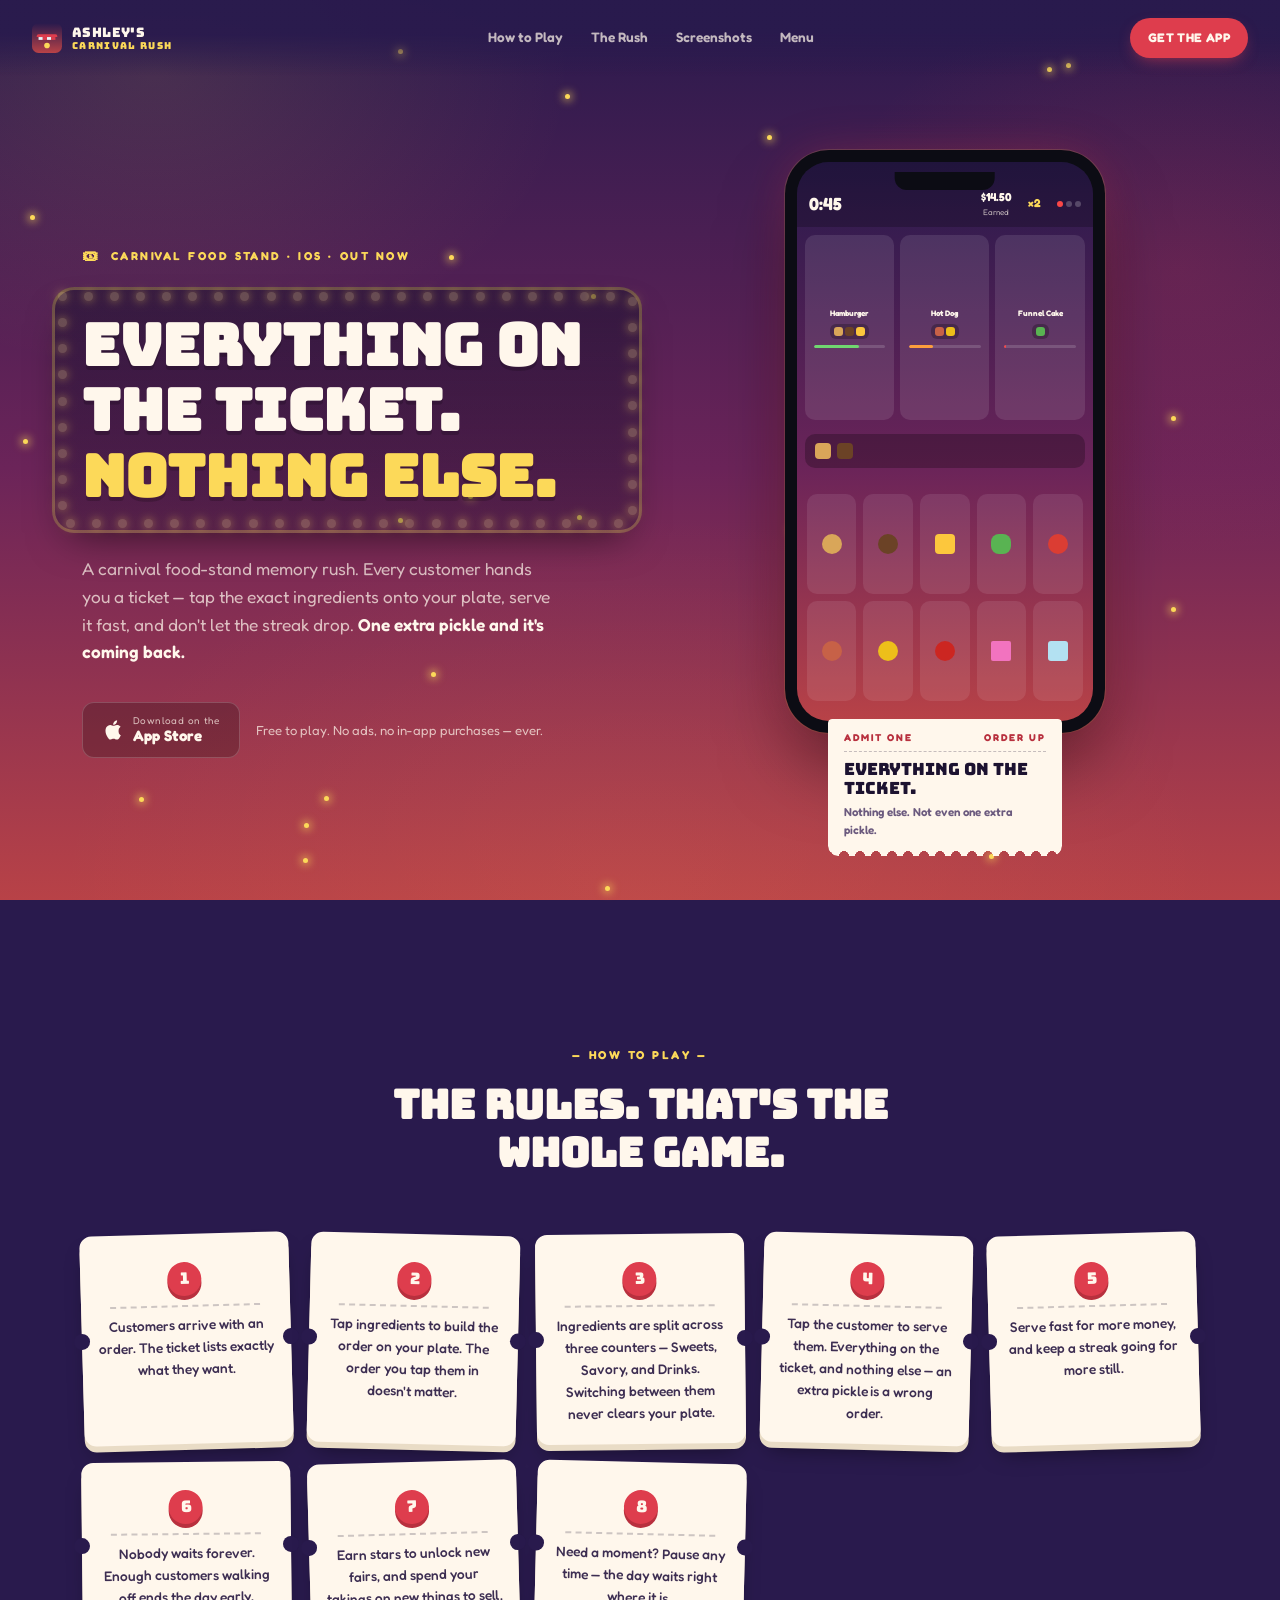
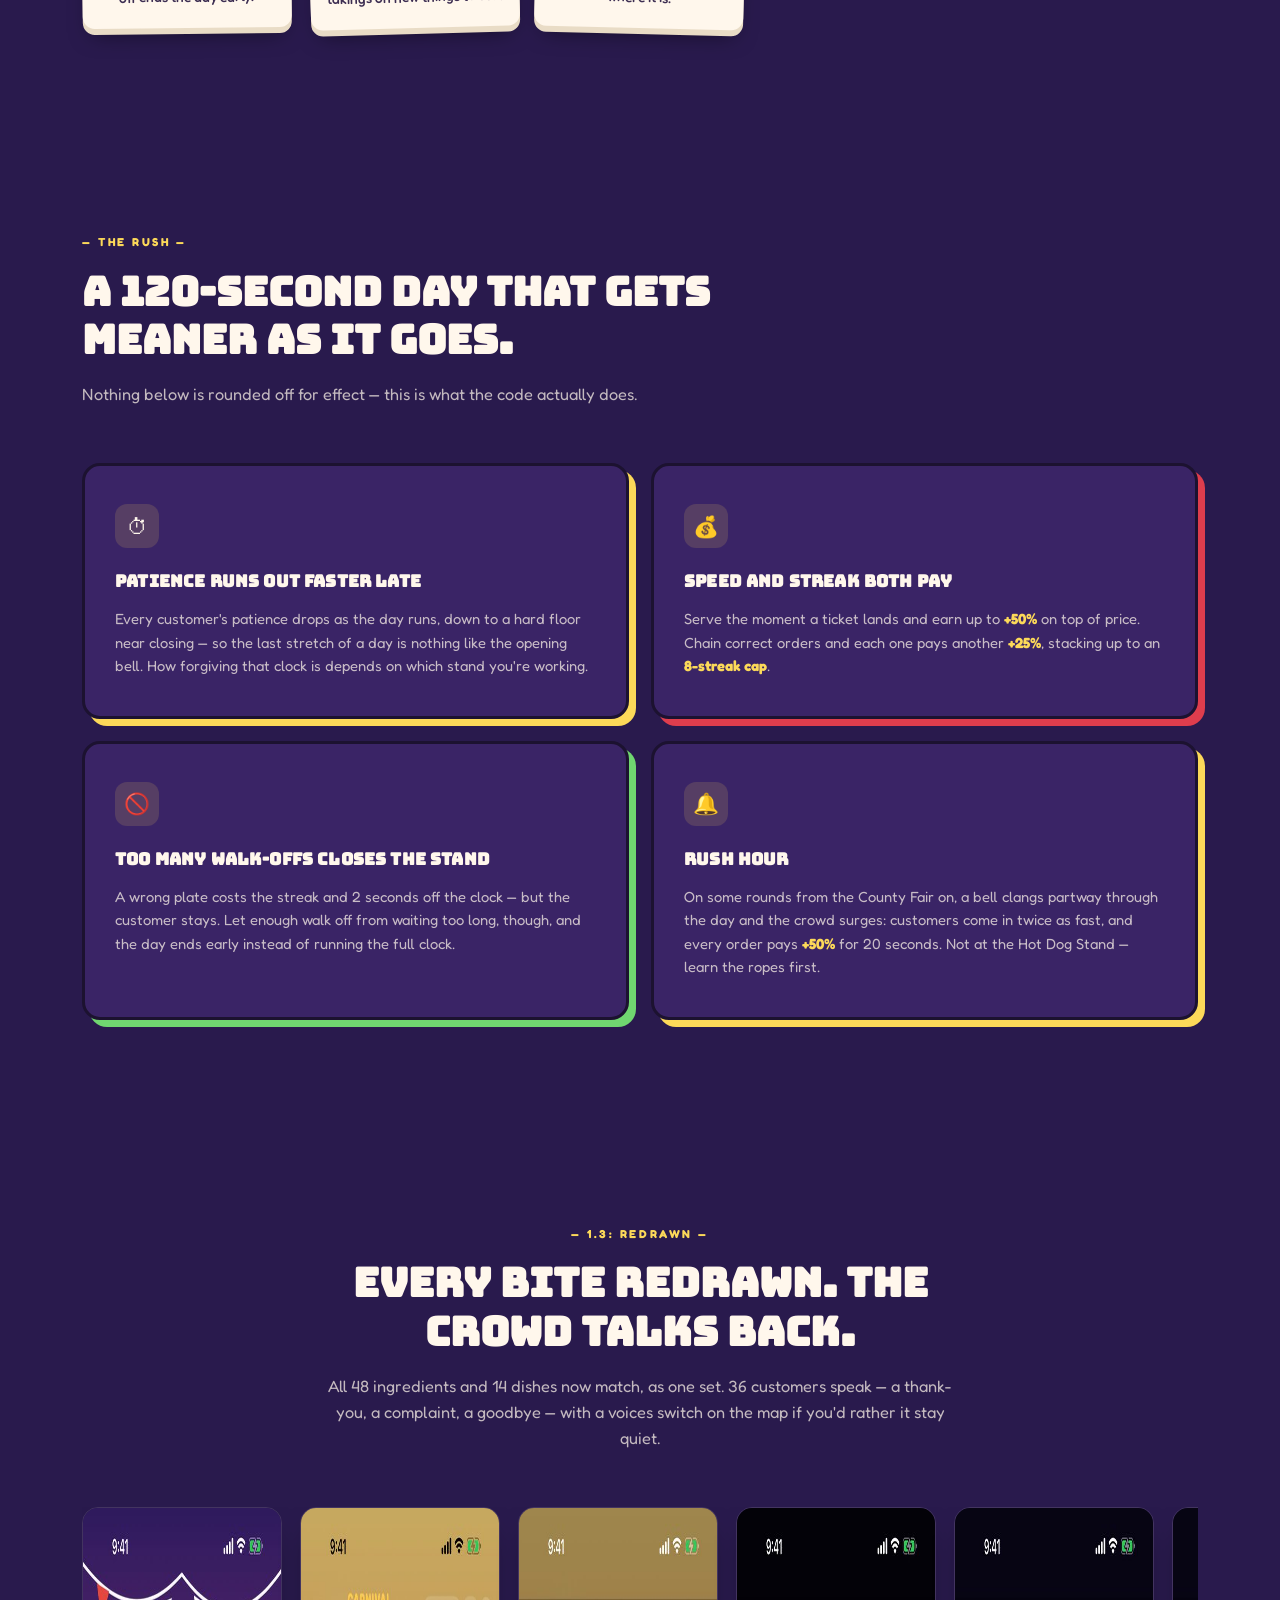
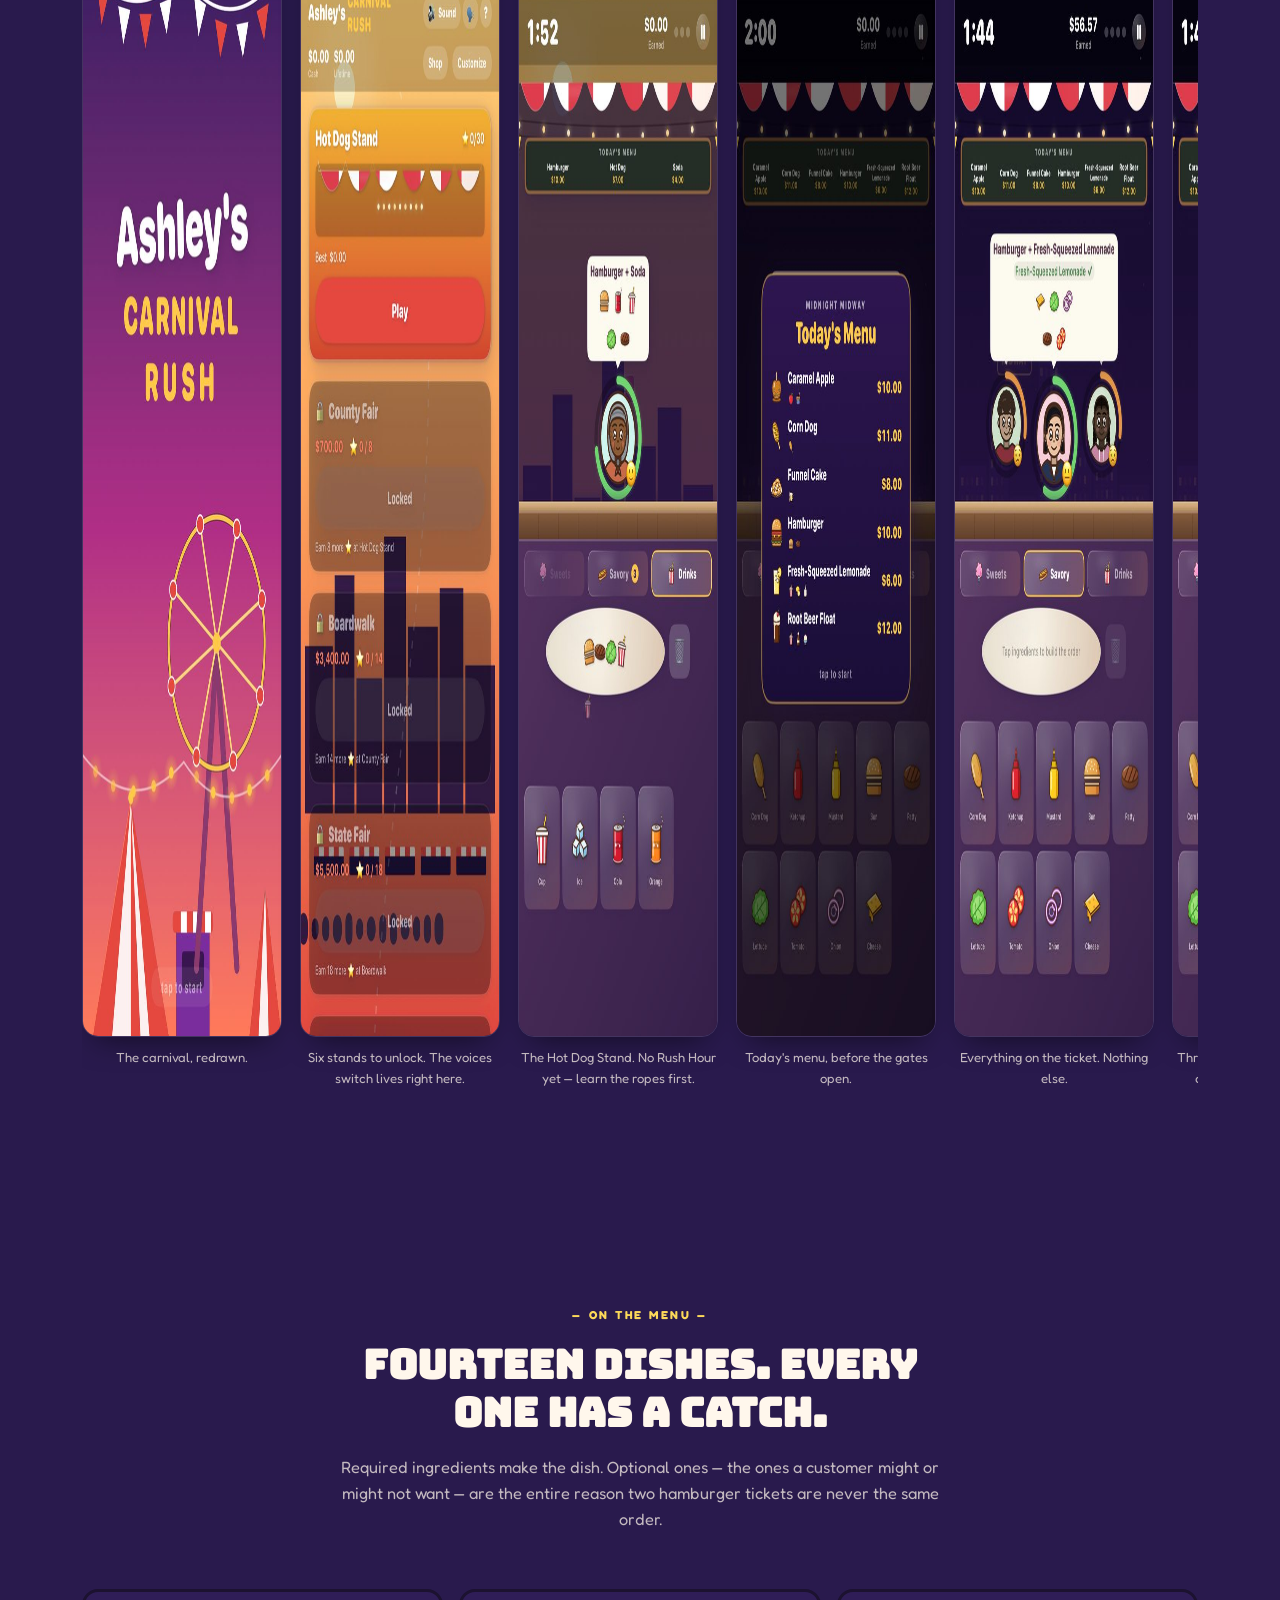
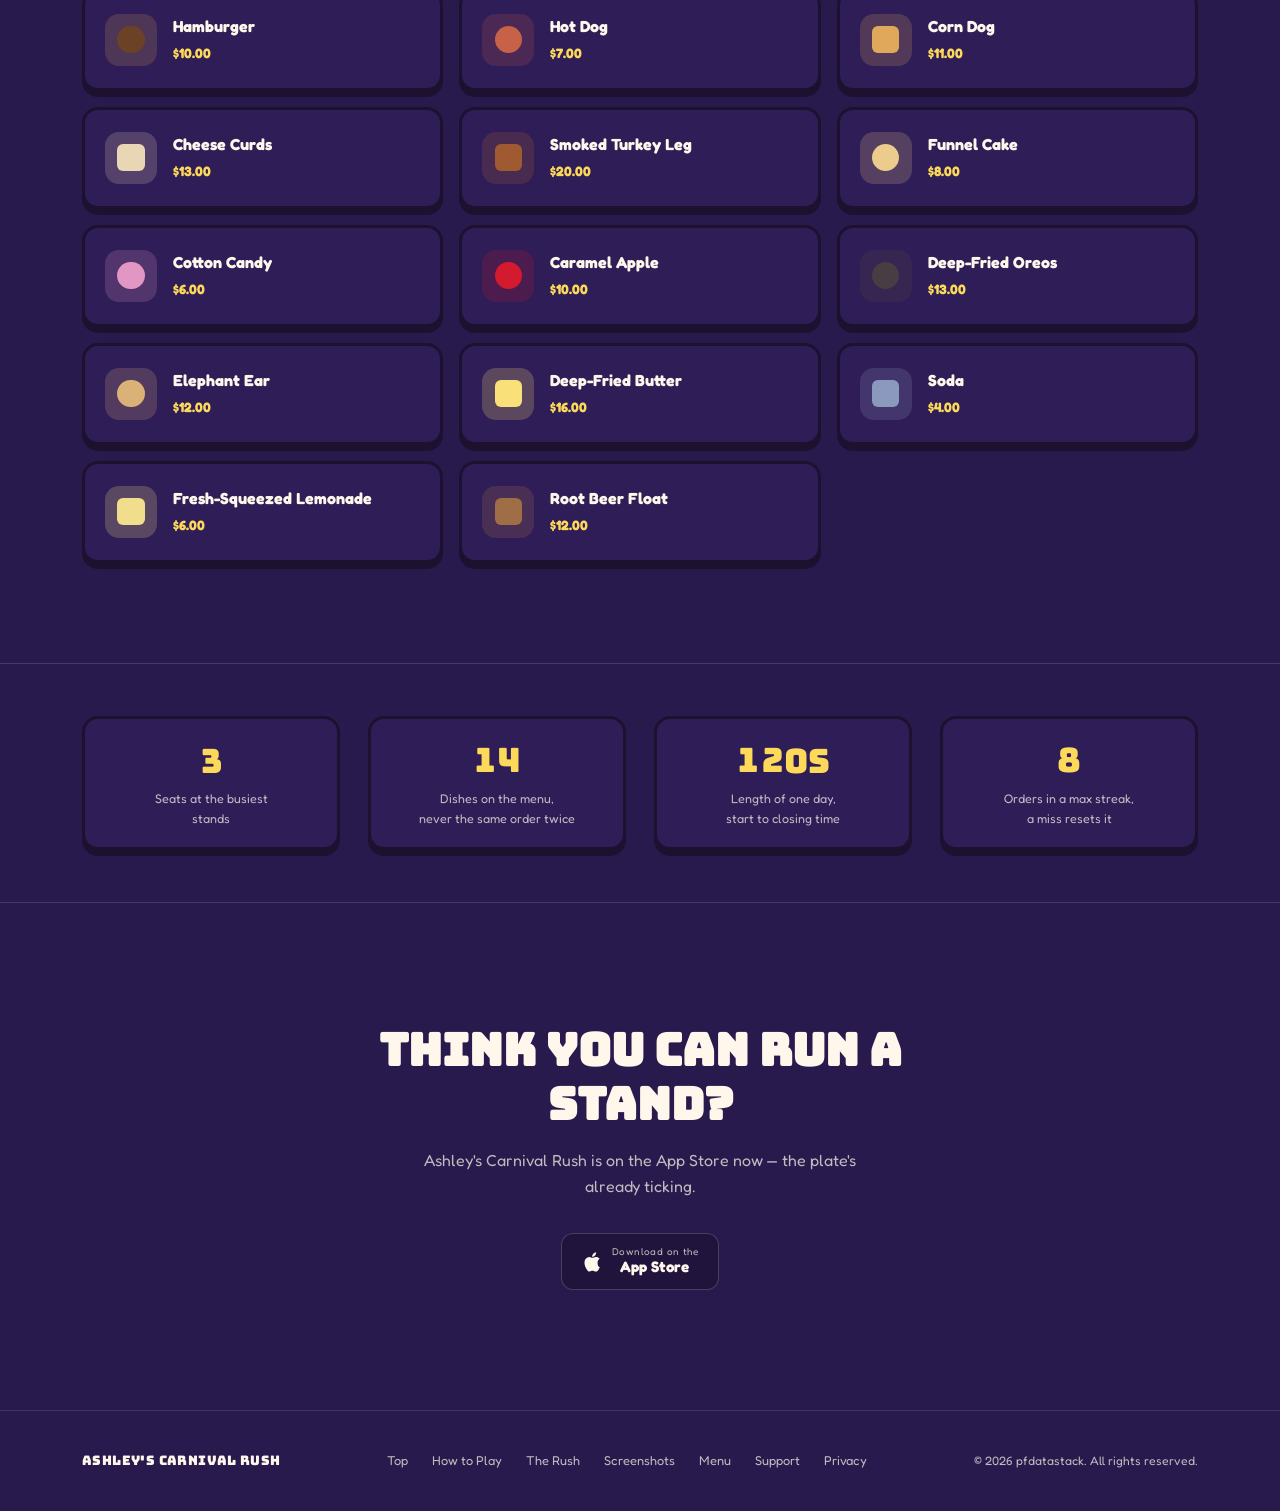
<file: index.html>
<!doctype html>
<html lang="en">
<head>
<meta charset="UTF-8">
<meta name="viewport" content="width=device-width, initial-scale=1.0, viewport-fit=cover">
<title>Ashley's Carnival Rush — Everything on the ticket. Nothing else.</title>
<meta name="description" content="A carnival food-stand memory rush for iOS. Customers order by ticket — build the plate exactly right, serve it fast, keep the streak alive. One extra pickle and it's coming back.">
<link rel="icon" type="image/svg+xml" href="data:image/svg+xml,%3Csvg xmlns='http://www.w3.org/2000/svg' viewBox='0 0 64 64'%3E%3Cdefs%3E%3ClinearGradient id='g' x1='0' y1='0' x2='0' y2='1'%3E%3Cstop offset='0' stop-color='%23291A4D'/%3E%3Cstop offset='0.5' stop-color='%236B2459'/%3E%3Cstop offset='1' stop-color='%23B84247'/%3E%3C/linearGradient%3E%3C/defs%3E%3Crect width='64' height='64' rx='14' fill='url(%23g)'/%3E%3Cpath d='M14 24 h36 a4 4 0 0 1 4 4 v2 h-44 v-2 a4 4 0 0 1 4 -4 z' fill='%23DE3D4D'/%3E%3Cpath d='M10 26 l6 -2 v6 l-6 -2 z M50 26 l6 -2 v6 l-6 -2 z' fill='%23DE3D4D'/%3E%3Crect x='14' y='30' width='9' height='6' fill='%23EDF2F7'/%3E%3Crect x='23' y='30' width='9' height='6' fill='%23DE3D4D'/%3E%3Crect x='32' y='30' width='9' height='6' fill='%23EDF2F7'/%3E%3Crect x='41' y='30' width='9' height='6' fill='%23DE3D4D'/%3E%3Ccircle cx='32' cy='48' r='6' fill='%23FCD959'/%3E%3C/svg%3E">

<link rel="preconnect" href="https://fonts.googleapis.com">
<link rel="preconnect" href="https://fonts.gstatic.com" crossorigin>
<link href="https://fonts.googleapis.com/css2?family=Bungee&family=Fredoka:wght@400;500;600;700&display=swap" rel="stylesheet">

<meta property="og:type" content="website">
<meta property="og:site_name" content="Ashley's Carnival Rush">
<meta property="og:title" content="Ashley's Carnival Rush — Everything on the ticket. Nothing else.">
<meta property="og:description" content="A carnival food-stand memory rush for iOS. Build the plate exactly right, serve it fast, keep the streak alive.">

<style>
  :root{
    /* Exact palette pulled from CarnivalBackground / Balance.swift / the app's
       own accent colors — this site borrows the game's real colors rather
       than inventing new ones. */
    --purple-deep:  #291A4D;
    --magenta:      #6B2459;
    --sunset:       #B84247;
    --gold:         #FCD959;
    --red:          #DE3D4D;
    --red-deep:     #B8303E;
    --stripe-white: #EDF2F7;
    --good:         #70D670;
    --warn:         #FC9E3D;
    --danger:       #FA4747;
    --ink:          #1C1230;
    --cream:        #FFF7EC;
    --cream-dim:    rgba(255,247,236,.72);

    --font-display: 'Bungee', 'Arial Black', sans-serif;
    --font-body: 'Fredoka', system-ui, sans-serif;

    --ease-snap: cubic-bezier(.16,1,.3,1);
  }

  *{ margin:0; padding:0; box-sizing:border-box; }
  html{ scroll-behavior:smooth; overscroll-behavior-x:none; }
  body{
    font-family:var(--font-body);
    color:var(--cream);
    background:var(--purple-deep);
    line-height:1.6;
    overflow-x:hidden;
    overscroll-behavior-x:none;
  }
  a{ color:inherit; text-decoration:none; }
  img,svg{ display:block; max-width:100%; }
  button{ font:inherit; cursor:pointer; border:none; background:none; color:inherit; }

  a:focus-visible, button:focus-visible{
    outline:3px solid var(--gold); outline-offset:3px; border-radius:4px;
  }

  .wrap{ max-width:1180px; margin:0 auto; padding:0 32px; }

  /* ============================================================
     AMBIENT BACKGROUND — the same gradient the game itself uses,
     stretched behind the whole page with a couple of soft glows and
     a scattering of "midway lights" so it reads as one continuous
     fairground sky rather than a page with a color applied to it.
     ============================================================ */
  .sky{
    position:fixed; inset:0; z-index:-2;
    background:linear-gradient(180deg, var(--purple-deep) 0%, var(--magenta) 52%, var(--sunset) 100%);
  }
  .sky::before{
    content:"";
    position:absolute; inset:0;
    background:
      radial-gradient(ellipse 700px 500px at 12% 8%, rgba(252,217,89,.10), transparent 60%),
      radial-gradient(ellipse 600px 480px at 92% 30%, rgba(222,61,77,.16), transparent 60%),
      radial-gradient(ellipse 900px 600px at 50% 100%, rgba(255,150,90,.10), transparent 65%);
  }
  .bulbs{ position:fixed; inset:0; z-index:-1; pointer-events:none; }
  .bulb{
    position:absolute; width:5px; height:5px; border-radius:50%;
    background:var(--gold);
    box-shadow:0 0 8px 2px rgba(252,217,89,.7);
    animation:twinkle 3.4s ease-in-out infinite;
  }
  @keyframes twinkle{
    0%,100%{ opacity:.25; transform:scale(.85); }
    50%{ opacity:1; transform:scale(1.15); }
  }

  /* ============================================================
     NAV
     ============================================================ */
  header.site-nav{
    position:fixed; top:0; left:0; right:0; z-index:100;
    display:flex; align-items:center; justify-content:space-between;
    padding:18px 32px;
    background:linear-gradient(to bottom, rgba(41,26,77,.92) 45%, transparent);
  }
  .brand{ display:flex; align-items:center; gap:10px; }
  .brand-mark{ width:30px; height:30px; flex-shrink:0; }
  .brand-word{
    font-family:var(--font-display); font-size:.82rem;
    letter-spacing:.03em; color:var(--cream);
    line-height:1.15;
  }
  .brand-word small{ display:block; font-size:.6rem; color:var(--gold); letter-spacing:.14em; }

  .nav-links{ display:flex; align-items:center; gap:28px; }
  .nav-links a{
    font-size:.85rem; font-weight:600; color:var(--cream-dim);
    transition:color .2s var(--ease-snap);
  }
  .nav-links a:hover{ color:var(--gold); }

  .nav-cta{
    display:inline-flex; align-items:center; gap:8px;
    background:var(--red);
    color:var(--cream);
    padding:10px 18px;
    border-radius:999px;
    font-size:.78rem; font-weight:700; letter-spacing:.03em; text-transform:uppercase;
    box-shadow:0 6px 16px -6px rgba(222,61,77,.7);
    transition:transform .18s var(--ease-snap), box-shadow .18s var(--ease-snap);
  }
  .nav-cta:hover{ transform:translateY(-2px); box-shadow:0 10px 22px -6px rgba(222,61,77,.8); }
  .nav-cta:active{ transform:scale(.95); transition-duration:.08s; }

  /* ============================================================
     HERO
     ============================================================ */
  .hero{
    padding:150px 0 90px;
    position:relative;
  }
  .hero-grid{
    display:grid; grid-template-columns:1.05fr .95fr;
    gap:50px; align-items:center;
  }
  .hero-eyebrow{
    display:inline-flex; align-items:center; gap:10px;
    font-size:.72rem; font-weight:700; letter-spacing:.22em; text-transform:uppercase;
    color:var(--gold);
    margin-bottom:22px;
  }
  .hero-eyebrow::before{ content:"🎟"; font-size:1rem; }

  .hero h1{
    font-family:var(--font-display);
    font-size:clamp(2.1rem, 4.6vw, 3.6rem);
    line-height:1.14;
    color:var(--cream);
    text-shadow:0 4px 0 rgba(0,0,0,.18);
  }
  .hero h1 .hi{ color:var(--gold); }

  .hero p.sub{
    margin-top:22px;
    max-width:480px;
    font-size:1.08rem;
    color:var(--cream-dim);
  }
  .hero p.sub b{ color:var(--cream); font-weight:600; }

  .hero-ctas{ display:flex; gap:16px; margin-top:36px; flex-wrap:wrap; align-items:center; }

  .badge{
    display:flex; align-items:center; gap:10px;
    background:rgba(0,0,0,.22);
    border:1px solid rgba(255,255,255,.18);
    padding:12px 20px;
    border-radius:12px;
    transition:transform .2s var(--ease-snap), border-color .2s var(--ease-snap);
  }
  .badge:hover{ transform:translateY(-2px); border-color:var(--gold); }
  .badge:active{ transform:translateY(0) scale(.96); transition-duration:.08s; }
  .badge svg{ width:20px; height:20px; flex-shrink:0; }
  .badge-text{ display:flex; flex-direction:column; line-height:1.2; }
  .badge-text small{ font-size:.62rem; color:var(--cream-dim); letter-spacing:.04em; }
  .badge-text strong{ font-size:.95rem; font-weight:700; }

  .hero-note{ font-size:.82rem; color:var(--cream-dim); }

  /* ── Living HUD mockup — a faithful recreation of the real in-app
       screen (same shapes, same colors), not an invented "app store
       screenshot." Nothing here is a placeholder: every color and
       label traces back to Balance.swift / the real Views. ── */
  .phone-stage{ display:flex; justify-content:center; }
  .phone{
    width:min(320px, 84vw);
    aspect-ratio:9/16.4;
    background:#0c0c14;
    border-radius:44px;
    padding:12px;
    box-shadow:
      0 40px 80px -20px rgba(0,0,0,.6),
      0 0 0 1px rgba(252,217,89,.15),
      0 0 50px -10px rgba(222,61,77,.4);
  }
  .phone-screen{
    position:relative;
    width:100%; height:100%;
    border-radius:32px;
    overflow:hidden;
    background:linear-gradient(180deg, var(--purple-deep) 0%, var(--magenta) 55%, var(--sunset) 100%);
    display:flex; flex-direction:column;
  }
  .phone-notch{
    position:absolute; top:10px; left:50%; transform:translateX(-50%);
    width:34%; height:18px; background:#0c0c14; border-radius:0 0 12px 12px; z-index:5;
  }

  .mock-hud{
    display:flex; align-items:center; gap:8px;
    padding:26px 12px 8px;
    background:rgba(0,0,0,.22);
  }
  .mock-clock{
    font-family:var(--font-body); font-weight:800; font-size:1.1rem;
    color:var(--cream); font-variant-numeric:tabular-nums;
  }
  .mock-clock.urgent{ color:var(--danger); }
  .mock-stat{ display:flex; flex-direction:column; align-items:center; margin-left:auto; }
  .mock-stat b{ font-size:.72rem; color:var(--cream); font-variant-numeric:tabular-nums; }
  .mock-stat span{ font-size:.5rem; color:var(--cream-dim); }
  .mock-streak{ color:var(--gold); font-weight:800; font-size:.72rem; margin-left:8px; }
  .mock-pips{ display:flex; gap:3px; margin-left:8px; }
  .mock-pips i{ width:6px; height:6px; border-radius:50%; background:rgba(255,255,255,.22); display:block; }
  .mock-pips i.lost{ background:var(--danger); }

  .mock-seats{ display:flex; gap:6px; padding:8px; height:36%; }
  .mock-seat{
    flex:1; background:rgba(255,255,255,.1); border-radius:10px;
    padding:6px 5px; display:flex; flex-direction:column; align-items:center; justify-content:center; gap:4px;
    position:relative;
  }
  .mock-seat .ticket-title{ font-size:.5rem; font-weight:700; text-align:center; color:var(--cream); }
  .mock-ticket-icons{ display:flex; gap:2px; background:rgba(0,0,0,.25); border-radius:6px; padding:3px 4px; }
  .mock-ticket-icons i{ width:9px; height:9px; border-radius:3px; display:block; }
  .mock-patience{ width:90%; height:3px; border-radius:3px; background:rgba(255,255,255,.15); overflow:hidden; margin-top:2px; }
  .mock-patience b{ display:block; height:100%; border-radius:3px; }

  .mock-tray{
    margin:6px 8px; height:34px; border-radius:10px;
    background:rgba(0,0,0,.25);
    display:flex; align-items:center; gap:6px; padding:0 10px;
  }
  .mock-tray i{ width:16px; height:16px; border-radius:4px; flex-shrink:0; }

  .mock-palette{
    margin-top:14px; padding:6px 10px 20px;
    display:grid; grid-template-columns:repeat(5,1fr); grid-template-rows:repeat(2,1fr); gap:7px;
    flex:1;
  }
  .mock-ing{
    background:rgba(255,255,255,.09); border-radius:10px;
    display:flex; align-items:center; justify-content:center;
  }
  .mock-ing i{ width:20px; height:20px; border-radius:5px; }

  /* ============================================================
     SECTION SCAFFOLDING
     ============================================================ */
  section{ position:relative; padding:100px 0; }
  .section-head{ max-width:640px; margin-bottom:56px; }
  .section-head.center{ margin-left:auto; margin-right:auto; text-align:center; }
  .kicker{
    display:inline-flex; align-items:center; gap:8px;
    font-size:.72rem; font-weight:700; letter-spacing:.22em; text-transform:uppercase;
    color:var(--gold); margin-bottom:16px;
  }
  .section-head h2{
    font-family:var(--font-display);
    font-size:clamp(1.7rem, 3.4vw, 2.5rem);
    line-height:1.22;
    color:var(--cream);
  }
  .section-head p{ margin-top:16px; color:var(--cream-dim); font-size:1.02rem; }

  /* ============================================================
     HOW TO PLAY — ticket stubs
     ============================================================ */
  .rules{
    display:grid; grid-template-columns:repeat(5, 1fr); gap:18px;
  }
  .rule-ticket{
    position:relative;
    background:rgba(255,255,255,.08);
    border:1.5px dashed rgba(255,247,236,.35);
    border-radius:14px;
    padding:26px 16px 20px;
    text-align:center;
  }
  .rule-ticket::before, .rule-ticket::after{
    content:""; position:absolute; width:16px; height:16px; border-radius:50%;
    background:var(--purple-deep); top:50%; transform:translateY(-50%);
  }
  .rule-ticket::before{ left:-8px; }
  .rule-ticket::after{ right:-8px; }
  .rule-num{
    display:flex; align-items:center; justify-content:center;
    width:34px; height:34px; margin:0 auto 12px;
    border-radius:50%; background:var(--red);
    font-family:var(--font-display); font-size:1rem; color:var(--cream);
  }
  .rule-ticket p{ font-size:.86rem; color:var(--cream-dim); }

  /* ============================================================
     MECHANICS — 3 cards, real numbers from Balance.swift
     ============================================================ */
  .mech-grid{ display:grid; grid-template-columns:repeat(2,1fr); gap:1px; background:rgba(255,247,236,.1); border:1px solid rgba(255,247,236,.1); border-radius:18px; overflow:hidden; }
  .mech-card{ background:rgba(41,26,77,.55); padding:38px 30px; }
  .mech-glyph{
    width:44px; height:44px; border-radius:12px;
    display:flex; align-items:center; justify-content:center;
    background:rgba(252,217,89,.14);
    font-size:1.3rem; margin-bottom:20px;
  }
  .mech-card h3{ font-family:var(--font-display); font-size:1.05rem; color:var(--cream); margin-bottom:12px; letter-spacing:.01em; }
  .mech-card p{ font-size:.92rem; color:var(--cream-dim); }
  .mech-card p b{ color:var(--gold); font-weight:700; }

  /* ============================================================
     MENU
     ============================================================ */
  .menu-grid{ display:grid; grid-template-columns:repeat(3, 1fr); gap:16px; }

  /* ============================================================
     SCREENSHOTS — the real 1.3 App Store set, a horizontal strip
     that scrolls on narrow screens rather than squeezing 10 tall
     screenshots into a grid.
     ============================================================ */
  .shots-strip{
    display:flex; gap:18px; overflow-x:auto; padding-bottom:12px;
    scroll-snap-type:x proximity;
    -webkit-overflow-scrolling:touch;
  }
  .shots-strip::-webkit-scrollbar{ height:8px; }
  .shots-strip::-webkit-scrollbar-thumb{ background:rgba(255,247,236,.2); border-radius:8px; }
  .shot{
    flex:0 0 auto; width:200px; scroll-snap-align:start;
  }
  .shot img{
    width:100%; border-radius:16px; border:1px solid rgba(255,247,236,.12);
    box-shadow:0 14px 30px -14px rgba(0,0,0,.6);
  }
  .shot p{
    margin-top:10px; font-size:.82rem; color:var(--cream-dim); text-align:center;
  }
  @media (max-width:600px){
    .shot{ width:168px; }
  }
  .menu-item{
    background:rgba(255,255,255,.07);
    border:1px solid rgba(255,247,236,.1);
    border-radius:16px;
    padding:22px 20px;
    display:flex; align-items:center; gap:16px;
    transition:transform .2s var(--ease-snap), background .2s var(--ease-snap);
  }
  .menu-item:hover{ transform:translateY(-3px); background:rgba(255,255,255,.11); }
  .menu-icon{
    width:52px; height:52px; border-radius:14px; flex-shrink:0;
    display:flex; align-items:center; justify-content:center;
  }
  .menu-icon i{ width:52%; height:52%; border-radius:5px; }
  .menu-item h4{ font-size:1rem; font-weight:700; color:var(--cream); margin-bottom:3px; }
  .menu-item .price{ font-size:.85rem; color:var(--gold); font-weight:700; font-variant-numeric:tabular-nums; }

  /* ============================================================
     STATS STRIP
     ============================================================ */
  .stats{
    border-top:1px solid rgba(255,247,236,.14);
    border-bottom:1px solid rgba(255,247,236,.14);
    padding:52px 0;
  }
  .stats-row{ display:grid; grid-template-columns:repeat(4,1fr); gap:28px; text-align:center; }
  .stat .num{
    font-family:var(--font-display); font-size:2.1rem; color:var(--gold);
  }
  .stat .label{ margin-top:8px; font-size:.78rem; color:var(--cream-dim); }

  /* ============================================================
     CLOSING CTA
     ============================================================ */
  .closing{ text-align:center; padding:120px 0; }
  .closing h2{
    font-family:var(--font-display);
    font-size:clamp(1.8rem, 4vw, 2.8rem);
    color:var(--cream);
    max-width:680px; margin:0 auto 18px;
    line-height:1.2;
  }
  .closing p{ color:var(--cream-dim); max-width:480px; margin:0 auto 34px; }

  /* ============================================================
     FOOTER
     ============================================================ */
  footer{ border-top:1px solid rgba(255,247,236,.12); padding:40px 0; }
  .footer-row{ display:flex; justify-content:space-between; align-items:center; flex-wrap:wrap; gap:18px; }
  .footer-links{ display:flex; gap:24px; }
  .footer-links a{ font-size:.8rem; color:var(--cream-dim); transition:color .2s; }
  .footer-links a:hover{ color:var(--gold); }
  footer p{ font-size:.76rem; color:var(--cream-dim); }

  /* ============================================================
     RESPONSIVE
     ============================================================ */
  @media (max-width:920px){
    .hero-grid{ grid-template-columns:1fr; text-align:center; }
    .hero p.sub{ margin-left:auto; margin-right:auto; }
    .hero-ctas{ justify-content:center; }
    .rules{ grid-template-columns:repeat(2,1fr); }
    .mech-grid{ grid-template-columns:1fr; }
    .menu-grid{ grid-template-columns:1fr; }
    .stats-row{ grid-template-columns:repeat(2,1fr); row-gap:32px; }
    .nav-links{ display:none; }
    .footer-row{ flex-direction:column; text-align:center; }
  }
  @media (max-width:600px){
    .rules{ grid-template-columns:1fr; }
  }
  @media (max-width:400px){
    header.site-nav{ padding:16px; }
    .nav-cta{ padding:8px 14px; font-size:.7rem; }
  }

  @media (prefers-reduced-motion: reduce){
    .bulb{ animation:none; opacity:.6; }
    * { transition-duration:.001ms !important; animation-duration:.001ms !important; }
  }
</style>
<link rel="stylesheet" href="carnival.css?v=c186529b">
</head>
<body>

<div class="sky"></div>
<div class="bulbs" id="bulbs"></div>

<!-- ============================================================
     NAV
     ============================================================ -->
<header class="site-nav">
  <a href="#top" class="brand">
    <svg class="brand-mark" viewBox="0 0 64 64" aria-hidden="true">
      <defs><linearGradient id="navg" x1="0" y1="0" x2="0" y2="1">
        <stop offset="0" stop-color="#291A4D"/><stop offset="1" stop-color="#B84247"/>
      </linearGradient></defs>
      <rect width="64" height="64" rx="14" fill="url(#navg)"/>
      <path d="M14 24 h36 a4 4 0 0 1 4 4 v2 h-44 v-2 a4 4 0 0 1 4 -4 z" fill="#DE3D4D"/>
      <rect x="14" y="30" width="9" height="6" fill="#EDF2F7"/>
      <rect x="23" y="30" width="9" height="6" fill="#DE3D4D"/>
      <rect x="32" y="30" width="9" height="6" fill="#EDF2F7"/>
      <rect x="41" y="30" width="9" height="6" fill="#DE3D4D"/>
      <circle cx="32" cy="48" r="6" fill="#FCD959"/>
    </svg>
    <span class="brand-word">ASHLEY'S<small>CARNIVAL RUSH</small></span>
  </a>
  <nav class="nav-links">
    <a href="#how-to-play">How to Play</a>
    <a href="#mechanics">The Rush</a>
    <a href="#screenshots">Screenshots</a>
    <a href="#menu">Menu</a>
  </nav>
  <a class="nav-cta" href="https://apps.apple.com/us/app/ashleys-carnival-rush/id6806704252" target="_blank" rel="noopener">Get the App</a>
</header>

<!-- ============================================================
     HERO
     ============================================================ -->
<section class="hero" id="top">
  <div class="wrap hero-grid">
    <div class="hero-copy">
      <span class="hero-eyebrow">Carnival Food Stand · iOS · Out Now</span>
      <div class="marquee">
        <span class="marquee-bulbs" aria-hidden="true"></span>
        <h1>Everything on the ticket. <span class="hi">Nothing else.</span></h1>
      </div>
      <p class="sub">
        A carnival food-stand memory rush. Every customer hands you a ticket —
        tap the exact ingredients onto your plate, serve it fast, and don't let
        the streak drop. <b>One extra pickle and it's coming back.</b>
      </p>
      <div class="hero-ctas">
        <a class="badge" href="https://apps.apple.com/us/app/ashleys-carnival-rush/id6806704252" target="_blank" rel="noopener" aria-label="Download on the App Store">
          <svg viewBox="0 0 24 24" fill="currentColor" aria-hidden="true"><path d="M18.7 12.6c0-2.9 2.4-4.3 2.5-4.4-1.4-2-3.5-2.3-4.2-2.3-1.8-.2-3.5 1-4.4 1-.9 0-2.3-1-3.8-1-2 0-3.8 1.1-4.8 2.9-2.1 3.6-.5 8.9 1.5 11.8 1 1.4 2.1 3 3.6 2.9 1.5-.1 2-.9 3.7-.9s2.2.9 3.8.9c1.6 0 2.6-1.4 3.5-2.9.7-1.1 1.2-2.2 1.4-2.3-.1 0-2.8-1.1-2.8-4.3zm-3-8.5c.8-1 1.4-2.3 1.2-3.7-1.2.1-2.6.8-3.4 1.8-.8.9-1.5 2.3-1.3 3.6 1.3.1 2.7-.6 3.5-1.7z"/></svg>
          <span class="badge-text"><small>Download on the</small><strong>App Store</strong></span>
        </a>
        <span class="hero-note">Free to play. No ads, no in-app purchases — ever.</span>
      </div>
    </div>

    <div class="phone-stage">
      <div class="phone">
        <div class="phone-screen">
          <div class="phone-notch"></div>
          <div class="mock-hud">
            <span class="mock-clock" id="mockClock">1:47</span>
            <span class="mock-stat"><b id="mockEarn">$14.50</b><span>Earned</span></span>
            <span class="mock-streak" id="mockStreak">×3</span>
            <span class="mock-pips" id="mockPips"><i></i><i></i><i></i></span>
          </div>
          <div class="mock-seats" id="mockSeats"></div>
          <div class="mock-tray" id="mockTray"></div>
          <div class="mock-palette" id="mockPalette"></div>
        </div>
      </div>
      <div class="ticket-slot" aria-hidden="true">
        <div class="print-ticket">
          <div class="pt-top"><span>Admit one</span><span>Order up</span></div>
          <div class="pt-main">Everything on the ticket.</div>
          <div class="pt-sub">Nothing else. Not even one extra pickle.</div>
        </div>
      </div>
    </div>
  </div>
</section>

<!-- ============================================================
     HOW TO PLAY — the actual in-game rules, verbatim
     ============================================================ -->
<section id="how-to-play">
  <div class="wrap">
    <div class="section-head center">
      <span class="kicker">— How to Play —</span>
      <h2>The rules. That's the whole game.</h2>
    </div>
    <div class="rules">
      <div class="rule-ticket">
        <div class="rule-num">1</div>
        <p>Customers arrive with an order. The ticket lists exactly what they want.</p>
      </div>
      <div class="rule-ticket">
        <div class="rule-num">2</div>
        <p>Tap ingredients to build the order on your plate. The order you tap them in doesn't matter.</p>
      </div>
      <div class="rule-ticket">
        <div class="rule-num">3</div>
        <p>Ingredients are split across three counters — Sweets, Savory, and Drinks. Switching between them never clears your plate.</p>
      </div>
      <div class="rule-ticket">
        <div class="rule-num">4</div>
        <p>Tap the customer to serve them. Everything on the ticket, and nothing else — an extra pickle is a wrong order.</p>
      </div>
      <div class="rule-ticket">
        <div class="rule-num">5</div>
        <p>Serve fast for more money, and keep a streak going for more still.</p>
      </div>
      <div class="rule-ticket">
        <div class="rule-num">6</div>
        <p>Nobody waits forever. Enough customers walking off ends the day early.</p>
      </div>
      <div class="rule-ticket">
        <div class="rule-num">7</div>
        <p>Earn stars to unlock new fairs, and spend your takings on new things to sell.</p>
      </div>
      <div class="rule-ticket">
        <div class="rule-num">8</div>
        <p>Need a moment? Pause any time — the day waits right where it is.</p>
      </div>
    </div>
  </div>
</section>

<!-- ============================================================
     MECHANICS — real numbers, not marketing fluff
     ============================================================ -->
<section id="mechanics">
  <div class="wrap">
    <div class="section-head">
      <span class="kicker">— The Rush —</span>
      <h2>A 120-second day that gets meaner as it goes.</h2>
      <p>Nothing below is rounded off for effect — this is what the code actually does.</p>
    </div>
    <div class="mech-grid">
      <div class="mech-card">
        <div class="mech-glyph">⏱</div>
        <h3>Patience Runs Out Faster Late</h3>
        <p>Every customer's patience drops as the day runs, down to a hard floor near closing — so the last stretch of a day is nothing like the opening bell. How forgiving that clock is depends on which stand you're working.</p>
      </div>
      <div class="mech-card">
        <div class="mech-glyph">💰</div>
        <h3>Speed and Streak Both Pay</h3>
        <p>Serve the moment a ticket lands and earn up to <b>+50%</b> on top of price. Chain correct orders and each one pays another <b>+25%</b>, stacking up to an <b>8-streak cap</b>.</p>
      </div>
      <div class="mech-card">
        <div class="mech-glyph">🚫</div>
        <h3>Too Many Walk-Offs Closes the Stand</h3>
        <p>A wrong plate costs the streak and 2 seconds off the clock — but the customer stays. Let enough walk off from waiting too long, though, and the day ends early instead of running the full clock.</p>
      </div>
      <div class="mech-card">
        <div class="mech-glyph">🔔</div>
        <h3>Rush Hour</h3>
        <p>On some rounds from the County Fair on, a bell clangs partway through the day and the crowd surges: customers come in twice as fast, and every order pays <b>+50%</b> for 20 seconds. Not at the Hot Dog Stand — learn the ropes first.</p>
      </div>
    </div>
  </div>
</section>

<!-- ============================================================
     SCREENSHOTS — real 1.3 App Store images
     ============================================================ -->
<section id="screenshots">
  <div class="wrap">
    <div class="section-head center">
      <span class="kicker">— 1.3: Redrawn —</span>
      <h2>Every bite redrawn. The crowd talks back.</h2>
      <p>All 48 ingredients and 14 dishes now match, as one set. 36 customers speak — a thank-you, a complaint, a goodbye — with a voices switch on the map if you'd rather it stay quiet.</p>
    </div>
    <div class="shots-strip">
      <figure class="shot">
        <img src="screenshots/01-title.jpg" alt="Ashley's Carnival Rush title screen" loading="lazy" width="520" height="1130">
        <p>The carnival, redrawn.</p>
      </figure>
      <figure class="shot">
        <img src="screenshots/02-map.jpg" alt="The stand-selection map, with the new voices switch" loading="lazy" width="520" height="1130">
        <p>Six stands to unlock. The voices switch lives right here.</p>
      </figure>
      <figure class="shot">
        <img src="screenshots/02b-first-stand.jpg" alt="The Hot Dog Stand, the first stand in the game" loading="lazy" width="520" height="1130">
        <p>The Hot Dog Stand. No Rush Hour yet — learn the ropes first.</p>
      </figure>
      <figure class="shot">
        <img src="screenshots/03-todays-menu.jpg" alt="Today's menu board before service opens" loading="lazy" width="520" height="1130">
        <p>Today's menu, before the gates open.</p>
      </figure>
      <figure class="shot">
        <img src="screenshots/04-mid-round.jpg" alt="Building an order mid-round, with three customers waiting" loading="lazy" width="520" height="1130">
        <p>Everything on the ticket. Nothing else.</p>
      </figure>
      <figure class="shot">
        <img src="screenshots/05-building.jpg" alt="Tapping ingredients onto the plate" loading="lazy" width="520" height="1130">
        <p>Three customers, three patience clocks, all running at once.</p>
      </figure>
      <figure class="shot">
        <img src="screenshots/06-patience.jpg" alt="A customer's patience ring almost empty" loading="lazy" width="520" height="1130">
        <p>Patience runs out. A walk-off costs the streak, not a life.</p>
      </figure>
      <figure class="shot">
        <img src="screenshots/07-results.jpg" alt="The closing-time results screen" loading="lazy" width="520" height="1130">
        <p>Closing time. Every number on this screen is real.</p>
      </figure>
      <figure class="shot">
        <img src="screenshots/08-shop.jpg" alt="The shop screen for hiring staff and stocking the next stand" loading="lazy" width="520" height="1130">
        <p>Hire staff, or stock the next stand.</p>
      </figure>
      <figure class="shot">
        <img src="screenshots/09-wardrobe.jpg" alt="Customizing the stand's awning, bunting, lights and crowd" loading="lazy" width="520" height="1130">
        <p>Customize the stand, awning to crowd.</p>
      </figure>
    </div>
  </div>
</section>

<!-- ============================================================
     MENU — what the stand actually sells
     ============================================================ -->
<section id="menu">
  <div class="wrap">
    <div class="section-head center">
      <span class="kicker">— On the Menu —</span>
      <h2>Fourteen dishes. Every one has a catch.</h2>
      <p>Required ingredients make the dish. Optional ones — the ones a customer might or might not want — are the entire reason two hamburger tickets are never the same order.</p>
    </div>
    <div class="menu-grid">
      <div class="menu-item">
        <div class="menu-icon" style="background:rgba(217,166,89,.18)"><i style="background:#6B4226;border-radius:50%;"></i></div>
        <div><h4>Hamburger</h4><div class="price">$10.00</div></div>
      </div>
      <div class="menu-item">
        <div class="menu-icon" style="background:rgba(199,97,71,.18)"><i style="background:#C76147;border-radius:50px;"></i></div>
        <div><h4>Hot Dog</h4><div class="price">$7.00</div></div>
      </div>
      <div class="menu-item">
        <div class="menu-icon" style="background:rgba(224,168,90,.2)"><i style="background:#E0A85A;border-radius:6px;"></i></div>
        <div><h4>Corn Dog</h4><div class="price">$11.00</div></div>
      </div>
      <div class="menu-item">
        <div class="menu-icon" style="background:rgba(232,214,180,.2)"><i style="background:#E8D6B4;border-radius:6px;"></i></div>
        <div><h4>Cheese Curds</h4><div class="price">$13.00</div></div>
      </div>
      <div class="menu-item">
        <div class="menu-icon" style="background:rgba(160,90,50,.22)"><i style="background:#A05A32;border-radius:6px;"></i></div>
        <div><h4>Smoked Turkey Leg</h4><div class="price">$20.00</div></div>
      </div>
      <div class="menu-item">
        <div class="menu-icon" style="background:rgba(235,204,140,.2)"><i style="background:#EBCC8C;border-radius:50%;"></i></div>
        <div><h4>Funnel Cake</h4><div class="price">$8.00</div></div>
      </div>
      <div class="menu-item">
        <div class="menu-icon" style="background:rgba(226,150,196,.2)"><i style="background:#E296C4;border-radius:50%;"></i></div>
        <div><h4>Cotton Candy</h4><div class="price">$6.00</div></div>
      </div>
      <div class="menu-item">
        <div class="menu-icon" style="background:rgba(212,26,46,.18)"><i style="background:#D41A2E;border-radius:50%;"></i></div>
        <div><h4>Caramel Apple</h4><div class="price">$10.00</div></div>
      </div>
      <div class="menu-item">
        <div class="menu-icon" style="background:rgba(72,61,66,.28)"><i style="background:#483D42;border-radius:50%;"></i></div>
        <div><h4>Deep-Fried Oreos</h4><div class="price">$13.00</div></div>
      </div>
      <div class="menu-item">
        <div class="menu-icon" style="background:rgba(218,178,120,.2)"><i style="background:#DAB278;border-radius:50%;"></i></div>
        <div><h4>Elephant Ear</h4><div class="price">$12.00</div></div>
      </div>
      <div class="menu-item">
        <div class="menu-icon" style="background:rgba(250,224,120,.22)"><i style="background:#FAE078;border-radius:6px;"></i></div>
        <div><h4>Deep-Fried Butter</h4><div class="price">$16.00</div></div>
      </div>
      <div class="menu-item">
        <div class="menu-icon" style="background:rgba(140,153,191,.2)"><i style="background:#8C99BF;border-radius:6px;"></i></div>
        <div><h4>Soda</h4><div class="price">$4.00</div></div>
      </div>
      <div class="menu-item">
        <div class="menu-icon" style="background:rgba(240,222,140,.22)"><i style="background:#F0DE8C;border-radius:6px;"></i></div>
        <div><h4>Fresh-Squeezed Lemonade</h4><div class="price">$6.00</div></div>
      </div>
      <div class="menu-item">
        <div class="menu-icon" style="background:rgba(160,110,70,.22)"><i style="background:#A06E46;border-radius:6px;"></i></div>
        <div><h4>Root Beer Float</h4><div class="price">$12.00</div></div>
      </div>
    </div>
  </div>
</section>

<!-- ============================================================
     STATS
     ============================================================ -->
<section class="stats">
  <div class="wrap stats-row">
    <div class="stat"><div class="num">3</div><div class="label">Seats at the busiest<br>stands</div></div>
    <div class="stat"><div class="num">14</div><div class="label">Dishes on the menu,<br>never the same order twice</div></div>
    <div class="stat"><div class="num">120s</div><div class="label">Length of one day,<br>start to closing time</div></div>
    <div class="stat"><div class="num">8</div><div class="label">Orders in a max streak,<br>a miss resets it</div></div>
  </div>
</section>

<!-- ============================================================
     CLOSING CTA
     ============================================================ -->
<section class="closing">
  <div class="wrap">
    <h2>Think you can run a stand?</h2>
    <p>Ashley's Carnival Rush is on the App Store now — the plate's already ticking.</p>
    <a class="badge" href="https://apps.apple.com/us/app/ashleys-carnival-rush/id6806704252" target="_blank" rel="noopener" aria-label="Download on the App Store" style="display:inline-flex;">
      <svg viewBox="0 0 24 24" fill="currentColor" aria-hidden="true"><path d="M18.7 12.6c0-2.9 2.4-4.3 2.5-4.4-1.4-2-3.5-2.3-4.2-2.3-1.8-.2-3.5 1-4.4 1-.9 0-2.3-1-3.8-1-2 0-3.8 1.1-4.8 2.9-2.1 3.6-.5 8.9 1.5 11.8 1 1.4 2.1 3 3.6 2.9 1.5-.1 2-.9 3.7-.9s2.2.9 3.8.9c1.6 0 2.6-1.4 3.5-2.9.7-1.1 1.2-2.2 1.4-2.3-.1 0-2.8-1.1-2.8-4.3zm-3-8.5c.8-1 1.4-2.3 1.2-3.7-1.2.1-2.6.8-3.4 1.8-.8.9-1.5 2.3-1.3 3.6 1.3.1 2.7-.6 3.5-1.7z"/></svg>
      <span class="badge-text"><small>Download on the</small><strong>App Store</strong></span>
    </a>
  </div>
</section>

<!-- ============================================================
     FOOTER
     ============================================================ -->
<footer>
  <div class="wrap footer-row">
    <span class="brand-word">Ashley's Carnival Rush</span>
    <div class="footer-links">
      <a href="#top">Top</a>
      <a href="#how-to-play">How to Play</a>
      <a href="#mechanics">The Rush</a>
      <a href="#screenshots">Screenshots</a>
      <a href="#menu">Menu</a>
      <a href="support.html">Support</a>
      <a href="privacy.html">Privacy</a>
    </div>
    <p>© 2026 pfdatastack. All rights reserved.</p>
  </div>
</footer>

<script>
/* ============================================================
   AMBIENT MIDWAY LIGHTS — generated once, same pattern as the
   game's own petal/decoration generators: randomized on load,
   cheap, purely atmospheric.
   ============================================================ */
(function(){
  if (window.matchMedia('(prefers-reduced-motion: reduce)').matches) return;
  var host = document.getElementById('bulbs');
  var COUNT = 24;
  for (var i = 0; i < COUNT; i++){
    var b = document.createElement('span');
    b.className = 'bulb';
    b.style.left = (Math.random() * 100) + 'vw';
    b.style.top = (Math.random() * 100) + 'vh';
    b.style.animationDelay = (Math.random() * -3.4) + 's';
    host.appendChild(b);
  }
})();

/* ============================================================
   LIVING HUD MOCKUP — the hero "screenshot" is actually a tiny,
   real simulation of the round loop (patience draining, a serve
   firing, the clock ticking) built from the same numbers as
   Balance.swift, not a static image. Deliberately just ONE
   orchestrated moving piece on the page, not motion everywhere.
   ============================================================ */
(function(){
  var ICONS = [
    {name:'Bun', tint:'#D9A659', shape:'50%'},
    {name:'Patty', tint:'#6B4226', shape:'50%'},
    {name:'Cheese', tint:'#FCC73D', shape:'4px'},
    {name:'Lettuce', tint:'#59B352', shape:'40%'},
    {name:'Tomato', tint:'#DB3D33', shape:'50%'},
    {name:'Frank', tint:'#C76147', shape:'50px'},
    {name:'Mustard', tint:'#EDBF1A', shape:'50%'},
    {name:'Ketchup', tint:'#CC2621', shape:'50%'},
    {name:'Sprinkles', tint:'#F273BF', shape:'2px'},
    {name:'Ice', tint:'#B3E1F2', shape:'3px'}
  ];

  var paletteHost = document.getElementById('mockPalette');
  ICONS.forEach(function(ing){
    var cell = document.createElement('div');
    cell.className = 'mock-ing';
    var dot = document.createElement('i');
    dot.style.background = ing.tint;
    dot.style.borderRadius = ing.shape;
    cell.appendChild(dot);
    paletteHost.appendChild(cell);
  });

  function seatHTML(title, icons, fraction, colour){
    var iconHTML = icons.map(function(ing){
      return '<i style="background:' + ing.tint + '"></i>';
    }).join('');
    return '<div class="mock-seat">' +
      '<span class="ticket-title">' + title + '</span>' +
      '<span class="mock-ticket-icons">' + iconHTML + '</span>' +
      '<span class="mock-patience"><b style="width:' + (fraction*100) + '%;background:' + colour + '"></b></span>' +
      '</div>';
  }

  var seatsHost = document.getElementById('mockSeats');
  var trayHost = document.getElementById('mockTray');
  var reduced = window.matchMedia('(prefers-reduced-motion: reduce)').matches;

  function render(clockSec, earn, streak, pipsLost, seats, tray){
    document.getElementById('mockClock').textContent =
      Math.floor(clockSec/60) + ':' + String(clockSec%60).padStart(2,'0');
    document.getElementById('mockClock').classList.toggle('urgent', clockSec <= 15);
    document.getElementById('mockEarn').textContent = '$' + earn.toFixed(2);
    document.getElementById('mockStreak').textContent = streak > 1 ? ('×' + streak) : '';
    var pips = document.querySelectorAll('#mockPips i');
    pips.forEach(function(p, i){ p.classList.toggle('lost', i < pipsLost); });

    seatsHost.innerHTML = seats.map(function(s){
      return seatHTML(s.title, s.icons, s.fraction, s.colour);
    }).join('');

    trayHost.innerHTML = tray.length
      ? tray.map(function(ing){ return '<i style="background:' + ing.tint + '"></i>'; }).join('')
      : '<span style="font-size:.55rem;color:rgba(255,247,236,.4)">Tap ingredients to build the order</span>';
  }

  // A short, hand-authored loop of frames -- not random per-view, so the
  // hero always tells the same small story: a ticket comes in, gets built,
  // gets served, streak climbs.
  var burger = [ICONS[0], ICONS[1], ICONS[2]];
  var dog = [ICONS[5], ICONS[6]];
  var frames = [
    {clock:47, earn:14.50, streak:2, lost:1, tray:[],
     seats:[{title:'Hamburger', icons:burger, fraction:.8, colour:'#70D670'},
            {title:'Hot Dog', icons:dog, fraction:.5, colour:'#FC9E3D'},
            {title:'Funnel Cake', icons:[ICONS[3]], fraction:.2, colour:'#FA4747'}]},
    {clock:46, earn:14.50, streak:2, lost:1, tray:[ICONS[0]],
     seats:[{title:'Hamburger', icons:burger, fraction:.72, colour:'#70D670'},
            {title:'Hot Dog', icons:dog, fraction:.42, colour:'#FC9E3D'},
            {title:'Funnel Cake', icons:[ICONS[3]], fraction:.1, colour:'#FA4747'}]},
    {clock:45, earn:14.50, streak:2, lost:1, tray:[ICONS[0], ICONS[1]],
     seats:[{title:'Hamburger', icons:burger, fraction:.64, colour:'#70D670'},
            {title:'Hot Dog', icons:dog, fraction:.34, colour:'#FC9E3D'},
            {title:'Funnel Cake', icons:[ICONS[3]], fraction:.02, colour:'#FA4747'}]},
    {clock:44, earn:14.50, streak:2, lost:1, tray:[ICONS[0], ICONS[1], ICONS[2]],
     seats:[{title:'Hamburger', icons:burger, fraction:.56, colour:'#FC9E3D'},
            {title:'Hot Dog', icons:dog, fraction:.26, colour:'#FA4747'},
            {title:'Funnel Cake', icons:[ICONS[3]], fraction:0, colour:'#FA4747'}]},
    {clock:43, earn:20.50, streak:3, lost:1, tray:[],
     seats:[{title:'Empty seat', icons:[], fraction:0, colour:'#70D670'},
            {title:'Hot Dog', icons:dog, fraction:.18, colour:'#FA4747'},
            {title:'Fried Oreos', icons:[ICONS[8]], fraction:.9, colour:'#70D670'}]},
  ];

  var i = 0;
  render.apply(null, [frames[0].clock, frames[0].earn, frames[0].streak, frames[0].lost, frames[0].seats, frames[0].tray]);

  if (!reduced){
    setInterval(function(){
      i = (i + 1) % frames.length;
      var f = frames[i];
      render(f.clock, f.earn, f.streak, f.lost, f.seats, f.tray);
    }, 1400);
  }
})();
</script>

<script src="carnival.js?v=235b93ca"></script>
</body>
</html>
</file>
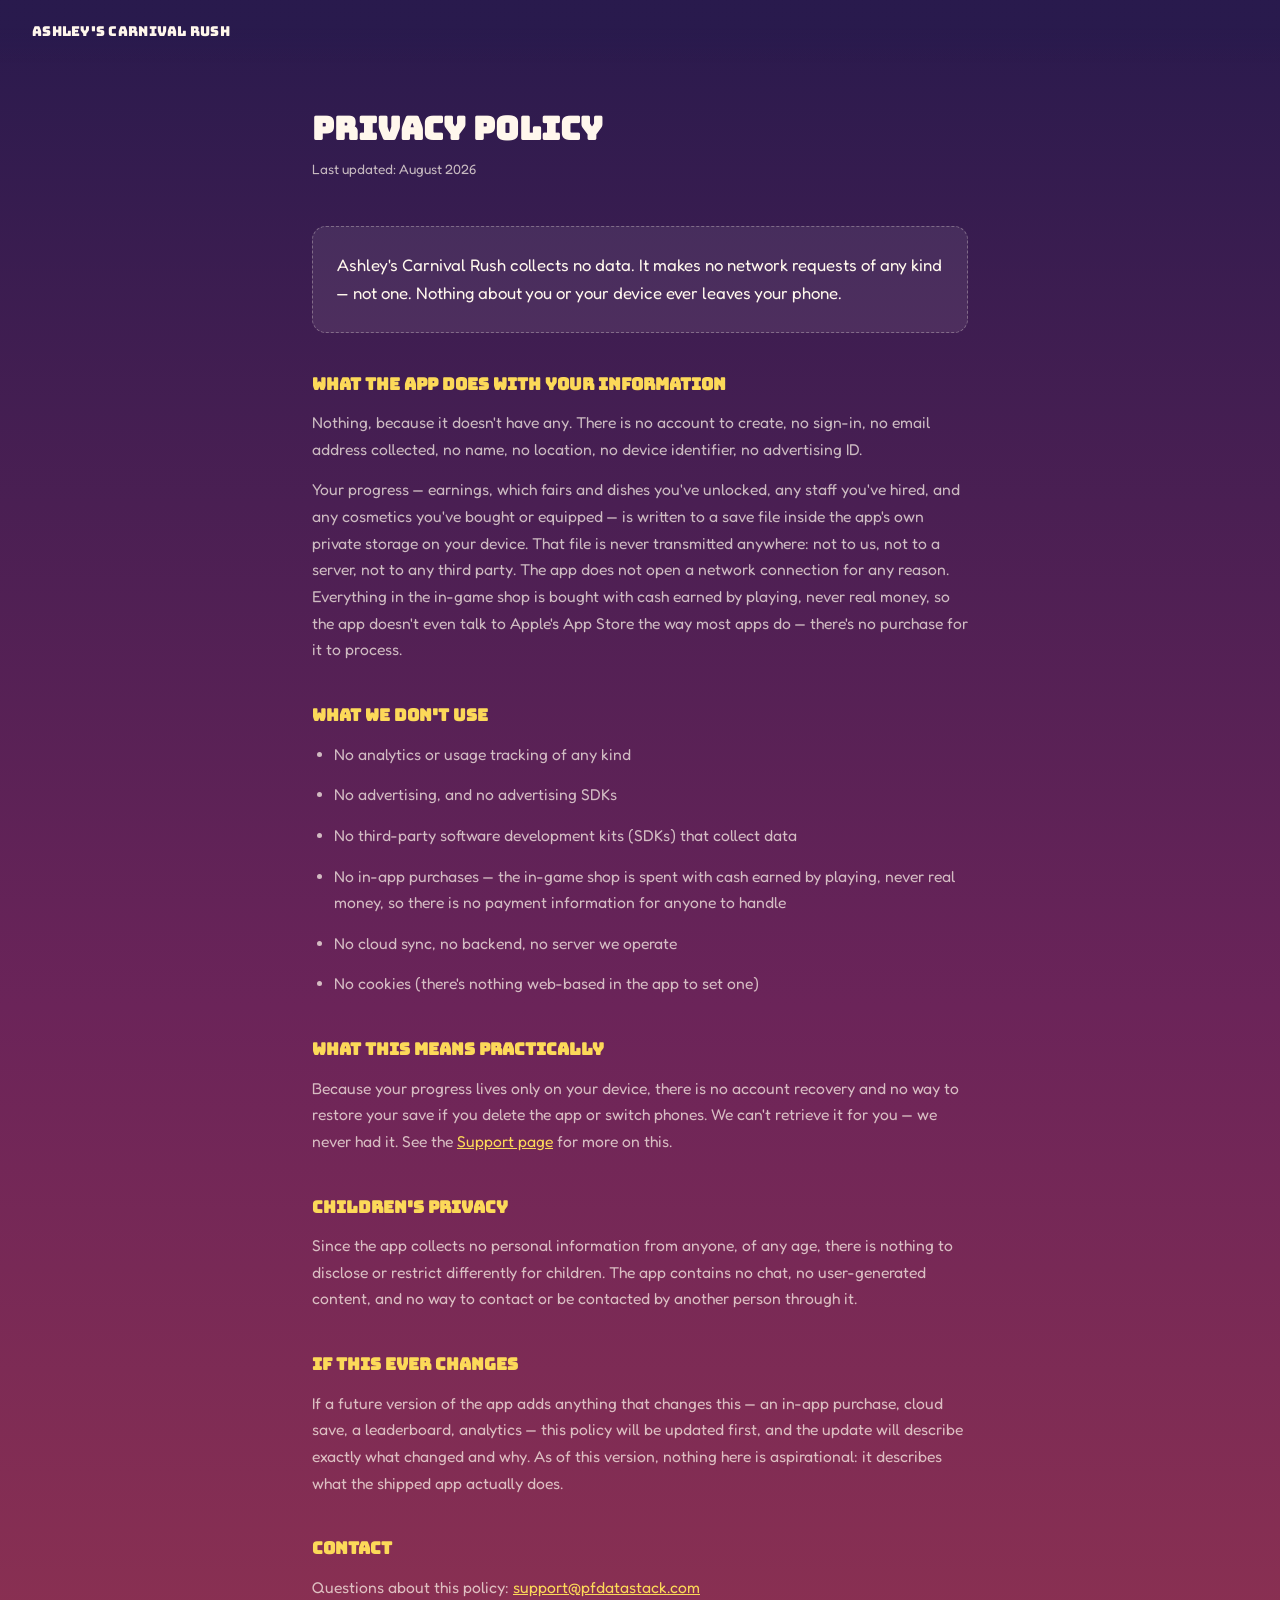
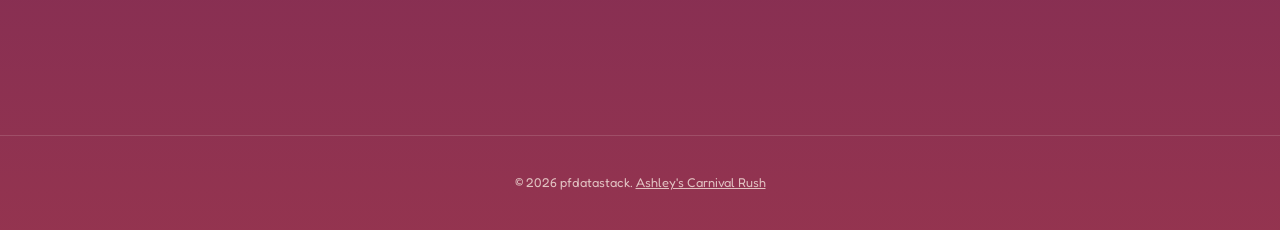
<file: privacy.html>
<!DOCTYPE html>
<html lang="en">
<head>
<meta charset="UTF-8">
<meta name="viewport" content="width=device-width, initial-scale=1.0, viewport-fit=cover">
<title>Privacy Policy — Ashley's Carnival Rush</title>
<meta name="description" content="Ashley's Carnival Rush privacy policy: no ads, no tracking, no accounts, no network requests of any kind.">
<link rel="preconnect" href="https://fonts.googleapis.com">
<link rel="preconnect" href="https://fonts.gstatic.com" crossorigin>
<link href="https://fonts.googleapis.com/css2?family=Bungee&family=Fredoka:wght@400;500;600;700&display=swap" rel="stylesheet">
<style>
  :root{
    --purple-deep: #291A4D; --magenta: #6B2459; --sunset: #B84247;
    --gold: #FCD959; --red: #DE3D4D; --cream: #FFF7EC; --cream-dim: rgba(255,247,236,.72);
    --font-display: 'Bungee', 'Arial Black', sans-serif;
    --font-body: 'Fredoka', system-ui, sans-serif;
  }
  *{ margin:0; padding:0; box-sizing:border-box; }
  body{
    background:linear-gradient(180deg, var(--purple-deep) 0%, var(--magenta) 55%, var(--sunset) 140%);
    color:var(--cream); font-family:var(--font-body);
    line-height:1.7;
  }
  a{ color:var(--gold); }
  .wrap{ max-width:720px; margin:0 auto; padding:110px 32px 120px; }
  header.site-nav{
    position:fixed; top:0; left:0; right:0; z-index:100;
    display:flex; align-items:center; padding:20px 32px;
    background:linear-gradient(to bottom, rgba(41,26,77,.92) 45%, transparent);
  }
  .brand-word{
    font-family:var(--font-display); font-size:.85rem; letter-spacing:.02em;
  }
  h1{
    font-family:var(--font-display); font-size:2rem; margin-bottom:10px; line-height:1.2;
  }
  .updated{ color:var(--cream-dim); font-size:.85rem; margin-bottom:44px; }
  h2{
    font-family:var(--font-display); font-size:1.05rem; margin:40px 0 14px; color:var(--gold);
    line-height:1.4;
  }
  p, li{ color:var(--cream-dim); font-size:.98rem; margin-bottom:14px; }
  ul{ padding-left:22px; margin-bottom:14px; }
  .headline-box{
    background:rgba(255,255,255,.08); border:1.5px dashed rgba(255,247,236,.3);
    border-radius:14px; padding:24px; margin:28px 0;
  }
  .headline-box p{ color:var(--cream); margin-bottom:0; font-size:1.05rem; }
  footer{
    border-top:1px solid rgba(255,247,236,.14); padding:36px 32px;
    text-align:center; font-size:.8rem; color:var(--cream-dim);
  }
  footer a{ color:var(--cream-dim); }
</style>
</head>
<body>

<header class="site-nav">
  <a href="index.html" class="brand-word" style="text-decoration:none;color:var(--cream)">ASHLEY'S CARNIVAL RUSH</a>
</header>

<div class="wrap">
  <h1>Privacy Policy</h1>
  <p class="updated">Last updated: August 2026</p>

  <div class="headline-box">
    <p>Ashley's Carnival Rush collects no data. It makes no network requests
    of any kind — not one. Nothing about you or your device ever leaves your
    phone.</p>
  </div>

  <h2>What the app does with your information</h2>
  <p>Nothing, because it doesn't have any. There is no account to create, no
  sign-in, no email address collected, no name, no location, no device
  identifier, no advertising ID.</p>
  <p>Your progress — earnings, which fairs and dishes you've unlocked, any
  staff you've hired, and any cosmetics you've bought or equipped — is
  written to a save file inside the app's own private storage on your
  device. That file is never transmitted anywhere: not to us, not to a
  server, not to any third party. The app does not open a network
  connection for any reason. Everything in the in-game shop is bought with
  cash earned by playing, never real money, so the app doesn't even talk to
  Apple's App Store the way most apps do — there's no purchase for it to
  process.</p>

  <h2>What we don't use</h2>
  <ul>
    <li>No analytics or usage tracking of any kind</li>
    <li>No advertising, and no advertising SDKs</li>
    <li>No third-party software development kits (SDKs) that collect data</li>
    <li>No in-app purchases — the in-game shop is spent with cash earned by
        playing, never real money, so there is no payment information for
        anyone to handle</li>
    <li>No cloud sync, no backend, no server we operate</li>
    <li>No cookies (there's nothing web-based in the app to set one)</li>
  </ul>

  <h2>What this means practically</h2>
  <p>Because your progress lives only on your device, there is no account
  recovery and no way to restore your save if you delete the app or switch
  phones. We can't retrieve it for you — we never had it. See the
  <a href="support.html">Support page</a> for more on this.</p>

  <h2>Children's privacy</h2>
  <p>Since the app collects no personal information from anyone, of any age,
  there is nothing to disclose or restrict differently for children. The app
  contains no chat, no user-generated content, and no way to contact or be
  contacted by another person through it.</p>

  <h2>If this ever changes</h2>
  <p>If a future version of the app adds anything that changes this — an
  in-app purchase, cloud save, a leaderboard, analytics — this policy will be
  updated first, and the update will describe exactly what changed and why.
  As of this version, nothing here is aspirational: it describes what the
  shipped app actually does.</p>

  <h2>Contact</h2>
  <p>Questions about this policy: <a href="mailto:support@pfdatastack.com">support@pfdatastack.com</a></p>
</div>

<footer>
  &copy; 2026 pfdatastack. <a href="index.html">Ashley's Carnival Rush</a>
</footer>

</body>
</html>
</file>
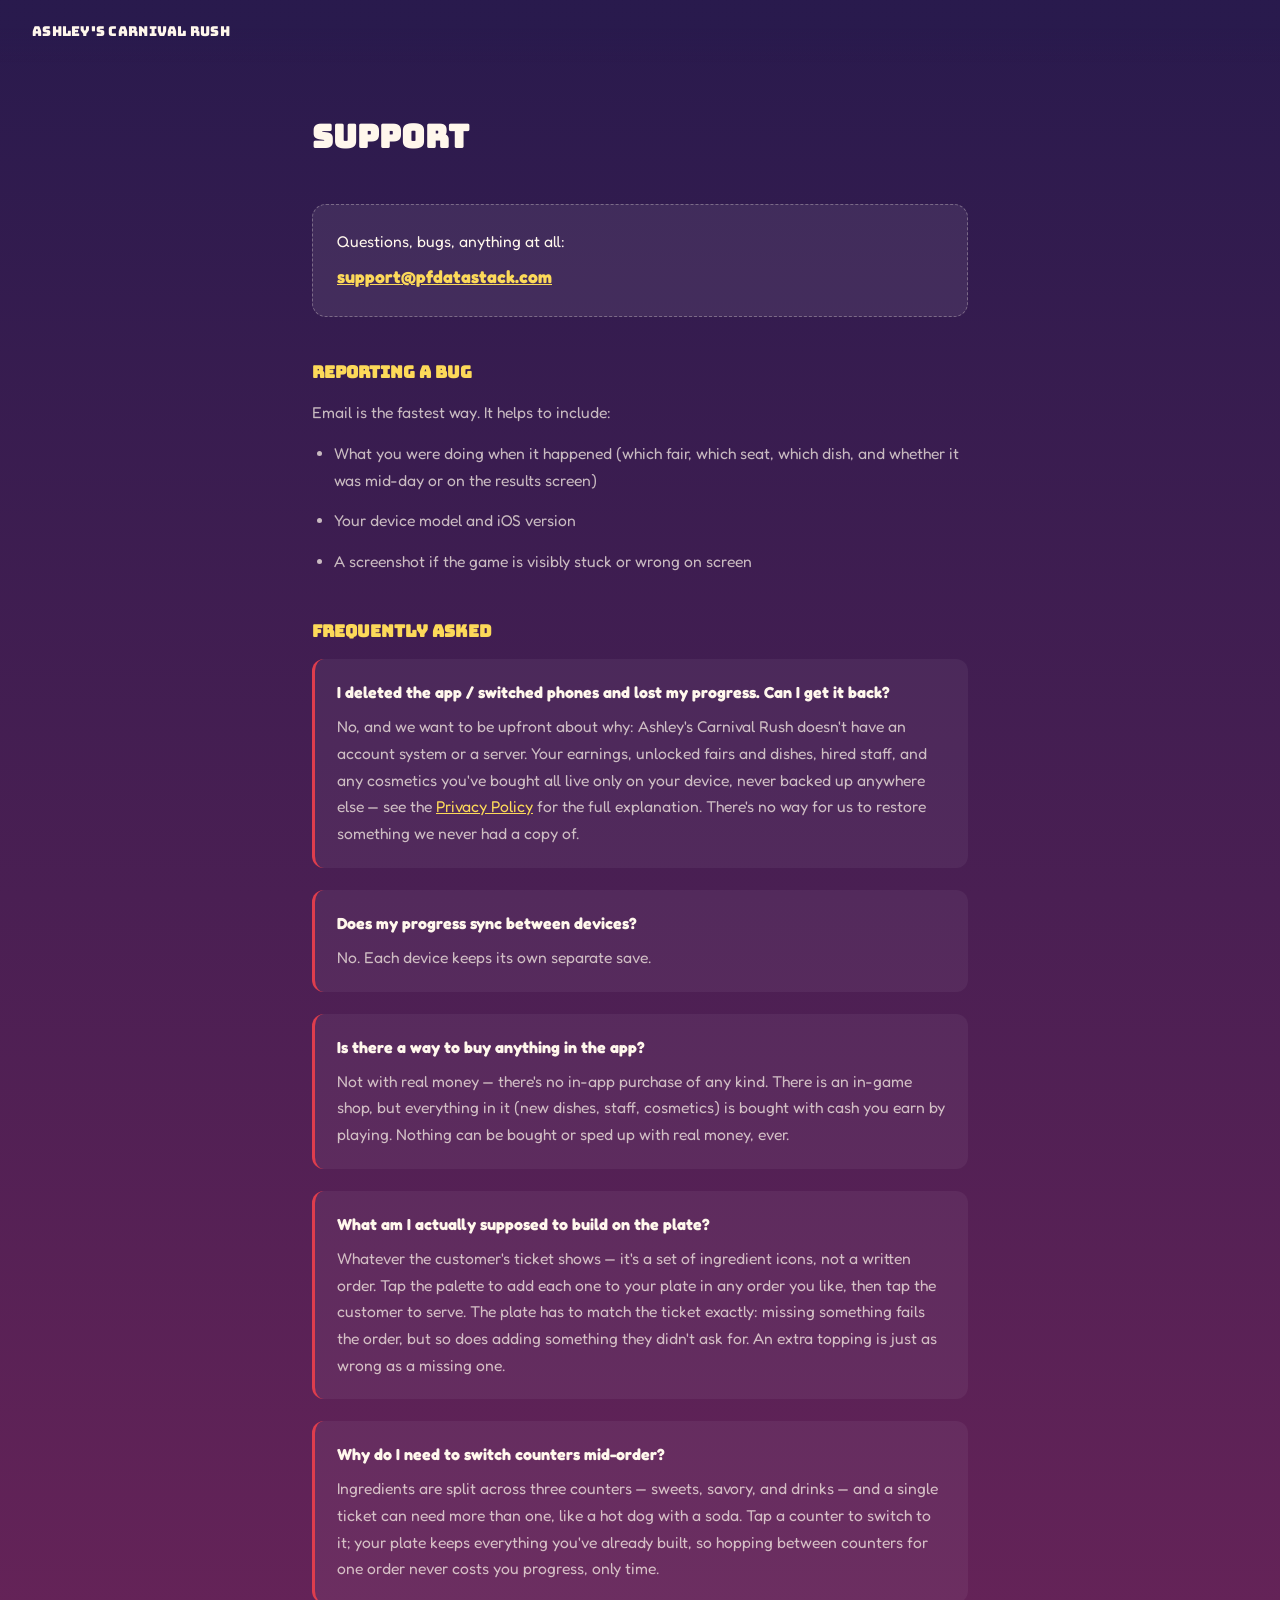
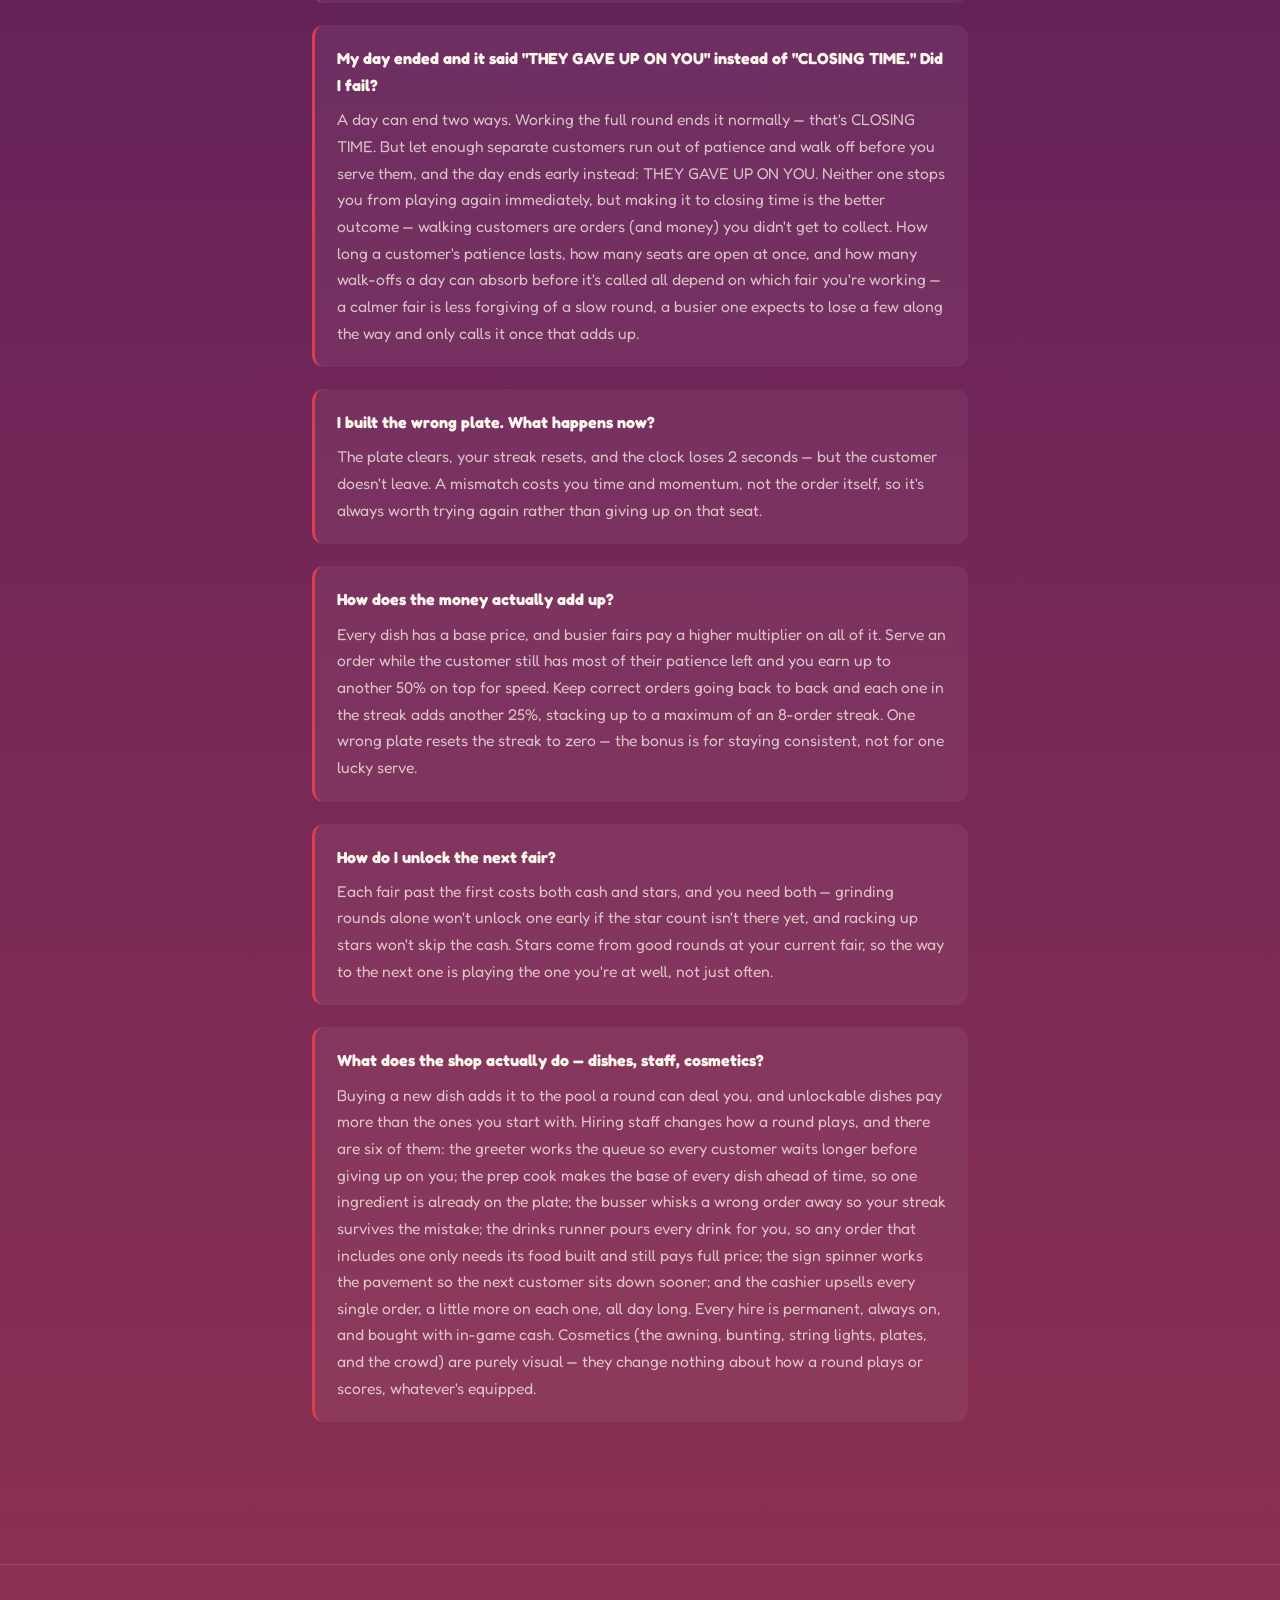
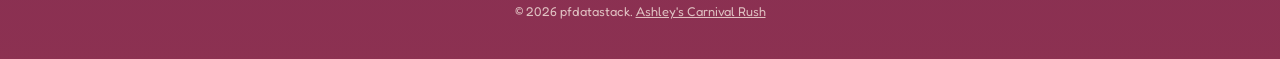
<file: support.html>
<!DOCTYPE html>
<html lang="en">
<head>
<meta charset="UTF-8">
<meta name="viewport" content="width=device-width, initial-scale=1.0, viewport-fit=cover">
<title>Support — Ashley's Carnival Rush</title>
<meta name="description" content="Get help with Ashley's Carnival Rush.">
<link rel="preconnect" href="https://fonts.googleapis.com">
<link rel="preconnect" href="https://fonts.gstatic.com" crossorigin>
<link href="https://fonts.googleapis.com/css2?family=Bungee&family=Fredoka:wght@400;500;600;700&display=swap" rel="stylesheet">
<style>
  :root{
    --purple-deep: #291A4D; --magenta: #6B2459; --sunset: #B84247;
    --gold: #FCD959; --red: #DE3D4D; --cream: #FFF7EC; --cream-dim: rgba(255,247,236,.72);
    --font-display: 'Bungee', 'Arial Black', sans-serif;
    --font-body: 'Fredoka', system-ui, sans-serif;
  }
  *{ margin:0; padding:0; box-sizing:border-box; }
  body{
    background:linear-gradient(180deg, var(--purple-deep) 0%, var(--magenta) 55%, var(--sunset) 160%);
    color:var(--cream); font-family:var(--font-body);
    line-height:1.7;
  }
  a{ color:var(--gold); }
  .wrap{ max-width:720px; margin:0 auto; padding:110px 32px 120px; }
  header.site-nav{
    position:fixed; top:0; left:0; right:0; z-index:100;
    display:flex; align-items:center; padding:20px 32px;
    background:linear-gradient(to bottom, rgba(41,26,77,.92) 45%, transparent);
  }
  .brand-word{
    font-family:var(--font-display); font-size:.85rem; letter-spacing:.02em;
  }
  h1{
    font-family:var(--font-display); font-size:2rem; margin-bottom:40px;
  }
  h2{
    font-family:var(--font-display); font-size:1.05rem; margin:44px 0 16px; color:var(--gold);
    line-height:1.4;
  }
  p, li{ color:var(--cream-dim); font-size:.98rem; margin-bottom:14px; }
  ul{ padding-left:22px; }
  .contact-box{
    background:rgba(255,255,255,.08); border:1.5px dashed rgba(255,247,236,.3);
    border-radius:14px; padding:24px; margin-bottom:8px;
  }
  .contact-box p{ color:var(--cream); margin-bottom:6px; }
  .contact-box a{ font-size:1.1rem; font-weight:700; }
  .faq-item{
    margin-bottom:22px; padding:20px 22px;
    background:rgba(255,255,255,.05); border-radius:12px;
    border-left:3px solid var(--red);
  }
  .faq-item h3{
    font-size:1rem; color:var(--cream); margin-bottom:8px; font-weight:700;
  }
  .faq-item p{ margin-bottom:0; }
  footer{
    border-top:1px solid rgba(255,247,236,.14); padding:36px 32px;
    text-align:center; font-size:.8rem; color:var(--cream-dim);
  }
  footer a{ color:var(--cream-dim); }
</style>
</head>
<body>

<header class="site-nav">
  <a href="index.html" class="brand-word" style="text-decoration:none;color:var(--cream)">ASHLEY'S CARNIVAL RUSH</a>
</header>

<div class="wrap">
  <h1>Support</h1>

  <div class="contact-box">
    <p>Questions, bugs, anything at all:</p>
    <a href="mailto:support@pfdatastack.com">support@pfdatastack.com</a>
  </div>

  <h2>Reporting a bug</h2>
  <p>Email is the fastest way. It helps to include:</p>
  <ul>
    <li>What you were doing when it happened (which fair, which seat, which
        dish, and whether it was mid-day or on the results screen)</li>
    <li>Your device model and iOS version</li>
    <li>A screenshot if the game is visibly stuck or wrong on screen</li>
  </ul>

  <h2>Frequently asked</h2>

  <div class="faq-item">
    <h3>I deleted the app / switched phones and lost my progress. Can I get it back?</h3>
    <p>No, and we want to be upfront about why: Ashley's Carnival Rush doesn't
    have an account system or a server. Your earnings, unlocked fairs and
    dishes, hired staff, and any cosmetics you've bought all live only on your
    device, never backed up anywhere else — see the
    <a href="privacy.html">Privacy Policy</a> for the full explanation.
    There's no way for us to restore something we never had a copy of.</p>
  </div>

  <div class="faq-item">
    <h3>Does my progress sync between devices?</h3>
    <p>No. Each device keeps its own separate save.</p>
  </div>

  <div class="faq-item">
    <h3>Is there a way to buy anything in the app?</h3>
    <p>Not with real money — there's no in-app purchase of any kind. There is
    an in-game shop, but everything in it (new dishes, staff, cosmetics) is
    bought with cash you earn by playing. Nothing can be bought or sped up
    with real money, ever.</p>
  </div>

  <div class="faq-item">
    <h3>What am I actually supposed to build on the plate?</h3>
    <p>Whatever the customer's ticket shows — it's a set of ingredient icons,
    not a written order. Tap the palette to add each one to your plate in any
    order you like, then tap the customer to serve. The plate has to match the
    ticket exactly: missing something fails the order, but so does adding
    something they didn't ask for. An extra topping is just as wrong as a
    missing one.</p>
  </div>

  <div class="faq-item">
    <h3>Why do I need to switch counters mid-order?</h3>
    <p>Ingredients are split across three counters — sweets, savory, and
    drinks — and a single ticket can need more than one, like a hot dog with
    a soda. Tap a counter to switch to it; your plate keeps everything you've
    already built, so hopping between counters for one order never costs you
    progress, only time.</p>
  </div>

  <div class="faq-item">
    <h3>My day ended and it said "THEY GAVE UP ON YOU" instead of "CLOSING TIME." Did I fail?</h3>
    <p>A day can end two ways. Working the full round ends it normally —
    that's CLOSING TIME. But let enough separate customers run out of
    patience and walk off before you serve them, and the day ends early
    instead: THEY GAVE UP ON YOU. Neither one stops you from playing again
    immediately, but making it to closing time is the better outcome —
    walking customers are orders (and money) you didn't get to collect. How
    long a customer's patience lasts, how many seats are open at once, and
    how many walk-offs a day can absorb before it's called all depend on
    which fair you're working — a calmer fair is less forgiving of a slow
    round, a busier one expects to lose a few along the way and only calls
    it once that adds up.</p>
  </div>

  <div class="faq-item">
    <h3>I built the wrong plate. What happens now?</h3>
    <p>The plate clears, your streak resets, and the clock loses 2 seconds —
    but the customer doesn't leave. A mismatch costs you time and momentum,
    not the order itself, so it's always worth trying again rather than
    giving up on that seat.</p>
  </div>

  <div class="faq-item">
    <h3>How does the money actually add up?</h3>
    <p>Every dish has a base price, and busier fairs pay a higher multiplier
    on all of it. Serve an order while the customer still has most of their
    patience left and you earn up to another 50% on top for speed. Keep
    correct orders going back to back and each one in the streak adds another
    25%, stacking up to a maximum of an 8-order streak. One wrong plate resets
    the streak to zero — the bonus is for staying consistent, not for one
    lucky serve.</p>
  </div>

  <div class="faq-item">
    <h3>How do I unlock the next fair?</h3>
    <p>Each fair past the first costs both cash and stars, and you need both
    — grinding rounds alone won't unlock one early if the star count isn't
    there yet, and racking up stars won't skip the cash. Stars come from
    good rounds at your current fair, so the way to the next one is playing
    the one you're at well, not just often.</p>
  </div>

  <div class="faq-item">
    <h3>What does the shop actually do — dishes, staff, cosmetics?</h3>
    <p>Buying a new dish adds it to the pool a round can deal you, and
    unlockable dishes pay more than the ones you start with. Hiring staff
    changes how a round plays, and there are six of them: the greeter works
    the queue so every customer waits longer before giving up on you; the
    prep cook makes the base of every dish ahead of time, so one ingredient
    is already on the plate; the busser whisks a wrong order away so your
    streak survives the mistake; the drinks runner pours every drink for
    you, so any order that includes one only needs its food built and still
    pays full price; the sign spinner works the pavement so the next
    customer sits down sooner; and the cashier upsells every single order, a
    little more on each one, all day long. Every hire is permanent, always
    on, and bought with in-game cash. Cosmetics (the awning, bunting, string
    lights, plates, and the crowd) are purely visual — they change nothing
    about how a round plays or scores, whatever's equipped.</p>
  </div>
</div>

<footer>
  &copy; 2026 pfdatastack. <a href="index.html">Ashley's Carnival Rush</a>
</footer>

</body>
</html>
</file>
<file: carnival.css>
/* ================================================================
   TICKET BOOTH — motion + tactile layer for Ashley's Carnival Rush
   Loaded after the page's inline <style>; reuses its palette tokens
   (--gold, --red, --purple-deep, --cream, --ink …) and fonts.
   Playful on purpose: paper tickets, sticker cards, marquee bulbs.
   Budget: transform/opacity animations only, loops pause off-screen,
   prefers-reduced-motion lands everything in its final state.
   ================================================================ */
:root{
  --spring: cubic-bezier(.34,1.56,.64,1);
  --paper: #FFF7EC;
  --paper-edge: #E9DCC6;
}

/* ── 1. MARQUEE around the headline ─────────────────────────── */
.marquee{
  position:relative; display:inline-block;
  padding:26px 30px 24px;
  margin:-4px 0 0 -30px;
  border-radius:22px;
  background:linear-gradient(180deg, rgba(28,18,48,.55), rgba(28,18,48,.35));
  box-shadow:inset 0 0 0 3px rgba(252,217,89,.28), 0 18px 40px -18px rgba(0,0,0,.6);
}
.marquee-bulbs{ position:absolute; inset:0; pointer-events:none; }
.mq-bulb{
  position:absolute; width:9px; height:9px; margin:-4.5px 0 0 -4.5px; border-radius:50%;
  background:#FFE58A;
  box-shadow:0 0 6px 2px rgba(252,217,89,.75), 0 0 14px 3px rgba(252,217,89,.35);
  opacity:.25;
  animation:chase 1.2s steps(1,end) infinite;
}
.mq-bulb.p1{ animation-delay:-.4s; }
.mq-bulb.p2{ animation-delay:-.8s; }
@keyframes chase{ 0%{ opacity:1; } 33.34%{ opacity:.22; } }
.marquee.mq-paused .mq-bulb{ animation-play-state:paused; }
@media (max-width:920px){ .marquee{ margin:0 auto; padding:22px 18px 20px; } }

/* ── 2. HERO: a ticket prints out of the phone ──────────────── */
.phone-stage{ position:relative; padding-bottom:118px; }
/* the slot sits just under the phone, so the ticket feeds out of it */
.ticket-slot{
  position:absolute; left:50%; top:calc(100% - 132px); width:min(250px,66vw);
  transform:translateX(-50%);
  overflow:hidden; padding:0 8px 18px;   /* room for the ticket's shadow */
  pointer-events:none;
}
.print-ticket{
  position:relative;
  background:var(--paper); color:var(--ink);
  border-radius:4px 4px 10px 10px;
  padding:14px 16px 16px;
  font-family:var(--font-body);
  box-shadow:0 10px 0 -4px var(--paper-edge), 0 16px 24px -10px rgba(0,0,0,.5);
  transform:translateY(-105%);
  /* the bottom edge is a perforated tear */
  -webkit-mask:radial-gradient(circle 5px at 8px 100%, transparent 98%, #000) -8px 0/16px 100% repeat-x;
          mask:radial-gradient(circle 5px at 8px 100%, transparent 98%, #000) -8px 0/16px 100% repeat-x;
}
.print-ticket.printing{ animation:printOut 1.6s steps(9,end) .9s forwards; }
@keyframes printOut{ to{ transform:translateY(0); } }
.print-ticket .pt-top{
  display:flex; justify-content:space-between; align-items:center;
  font:700 .62rem/1 var(--font-body); letter-spacing:.2em; text-transform:uppercase; color:var(--red-deep);
  border-bottom:1.5px dashed rgba(28,18,48,.25); padding-bottom:8px; margin-bottom:8px;
}
.print-ticket .pt-main{ font-family:var(--font-display); font-size:1.05rem; line-height:1.15; color:var(--ink); }
.print-ticket .pt-sub{ font-size:.72rem; font-weight:600; color:#6B5A7E; margin-top:4px; }
.phone{ cursor:pointer; }

/* ── 3. HOW TO PLAY: paper tickets that tear in ─────────────── */
.rule-ticket{
  background:var(--paper) !important;
  border:none !important;
  border-radius:12px !important;
  color:var(--ink);
  padding:28px 16px 20px !important;
  box-shadow:0 6px 0 var(--paper-edge), 0 14px 22px -10px rgba(0,0,0,.55);
  transform:rotate(var(--tilt,0deg));
  transition:transform .35s var(--spring), box-shadow .35s var(--spring);
}
.rule-ticket:nth-child(odd){ --tilt:-1.6deg; }
.rule-ticket:nth-child(even){ --tilt:1.4deg; }
.rule-ticket:nth-child(3n){ --tilt:-.6deg; }
.rule-ticket::before, .rule-ticket::after{ background:var(--purple-deep) !important; }
/* perforation line between the number stub and the rule text */
.rule-ticket .rule-num{ position:relative; margin-bottom:18px !important; box-shadow:0 4px 0 var(--red-deep); }
.rule-ticket .rule-num::after{
  content:""; position:absolute; left:50%; top:calc(100% + 9px);
  width:150px; transform:translateX(-50%);
  border-top:2px dashed rgba(28,18,48,.22);
}
.rule-ticket p{ color:#3D2E52 !important; font-weight:500; }
.rule-ticket:hover{ transform:rotate(0deg) translateY(-6px) scale(1.03); box-shadow:0 10px 0 var(--paper-edge), 0 22px 30px -12px rgba(0,0,0,.6); }
.js-reveal .rule-ticket.pending{ opacity:0; transform:translateY(46px) rotate(calc(var(--tilt,0deg) * -6)) scale(.88); }
.rule-ticket.torn{ animation:tearIn .6s var(--spring) both; animation-delay:var(--d,0ms); }
@keyframes tearIn{
  0%{ opacity:0; transform:translateY(46px) rotate(calc(var(--tilt,0deg) * -6)) scale(.88); }
  60%{ opacity:1; }
  100%{ opacity:1; transform:rotate(var(--tilt,0deg)); }
}

/* ── 4. THE RUSH: chunky sticker cards ──────────────────────── */
.mech-grid{ gap:22px !important; background:none !important; border:none !important; overflow:visible !important; }
.mech-card{
  background:#3A2466 !important; border-radius:18px;
  border:3px solid #1C1230;
  box-shadow:7px 7px 0 var(--gold);
  transition:transform .3s var(--spring), box-shadow .3s var(--spring);
}
.mech-card:nth-child(2){ box-shadow:7px 7px 0 var(--red); }
.mech-card:nth-child(3){ box-shadow:7px 7px 0 var(--good); }
.mech-card:hover{ transform:translate(-3px,-3px) rotate(-.6deg); box-shadow:11px 11px 0 var(--gold); }
.mech-card:nth-child(2):hover{ box-shadow:11px 11px 0 var(--red); }
.mech-card:nth-child(3):hover{ box-shadow:11px 11px 0 var(--good); }
.mech-glyph{ transition:transform .4s var(--spring); }
.mech-card:hover .mech-glyph{ transform:rotate(-12deg) scale(1.15); }

/* ── 5. MENU: a board whose items flip in, then bounce ──────── */
.menu-grid{ perspective:900px; }
.menu-item{
  background:#2F1D57 !important; border:3px solid #1C1230 !important; border-radius:16px !important;
  box-shadow:0 6px 0 #1C1230;
  transform-origin:50% 0;
  transition:transform .3s var(--spring), box-shadow .3s var(--spring) !important;
}
.menu-item:hover{ transform:translateY(-5px) !important; box-shadow:0 11px 0 #1C1230; }
.menu-item:hover .menu-icon{ animation:wobble .6s var(--spring); }
@keyframes wobble{
  0%{ transform:rotate(0) scale(1); } 30%{ transform:rotate(-14deg) scale(1.15); }
  60%{ transform:rotate(9deg) scale(1.05); } 100%{ transform:rotate(0) scale(1); }
}
.js-reveal .menu-item.pending{ opacity:0; transform:rotateX(-92deg); }
.menu-item.flipped{ animation:flipIn .7s var(--spring) both; animation-delay:var(--d,0ms); }
@keyframes flipIn{ from{ opacity:0; transform:rotateX(-92deg); } 40%{ opacity:1; } to{ opacity:1; transform:rotateX(0); } }

/* ── 6. STATS: ticket-counter digits ───────────────────────── */
.stat .num{ display:inline-flex; align-items:flex-end; justify-content:center; height:1.2em; line-height:1.2; overflow:hidden; }
.roll{ display:inline-block; height:1.2em; overflow:hidden; }
.roll i{ display:flex; flex-direction:column; font-style:normal; transition:transform 1.5s var(--spring); transition-delay:var(--d,0ms); }
.roll b{ display:block; height:1.2em; font-weight:inherit; }
.stats .stat{
  background:#2F1D57; border:3px solid #1C1230; border-radius:16px; padding:22px 12px 18px;
  box-shadow:0 6px 0 #1C1230;
}

/* ── 7. Section heads pop in ──────────────────────────────── */
.js-reveal .section-head.pending, .js-reveal .closing h2.pending{ opacity:0; transform:translateY(24px) scale(.97); }
.section-head.popped, .closing h2.popped{ animation:popIn .6s var(--spring) both; }
@keyframes popIn{ from{ opacity:0; transform:translateY(24px) scale(.97); } to{ opacity:1; transform:none; } }

/* ── 8. CONFETTI on the download badge ──────────────────────── */
.confetti{
  position:fixed; z-index:200; width:9px; height:14px; border-radius:2px; pointer-events:none;
  left:var(--x); top:var(--y); background:var(--c);
  animation:confetti 1.1s cubic-bezier(.2,.7,.4,1) forwards;
}
@keyframes confetti{
  0%{ transform:translate(0,0) rotate(0); opacity:1; }
  100%{ transform:translate(var(--dx), var(--dy)) rotate(var(--r)); opacity:0; }
}
.badge{ position:relative; }
.badge:hover{ animation:badgeJiggle .5s var(--spring); }
@keyframes badgeJiggle{ 0%{ transform:translateY(-2px) rotate(0); } 35%{ transform:translateY(-3px) rotate(-3deg); } 70%{ transform:translateY(-2px) rotate(2deg); } 100%{ transform:translateY(-2px) rotate(0); } }

@media (prefers-reduced-motion: reduce){
  .mq-bulb{ animation:none; opacity:.85; }
  .print-ticket{ transform:none; animation:none !important; }
  .js-reveal .pending{ opacity:1 !important; transform:none !important; }
  .confetti{ display:none; }
}
</file>
